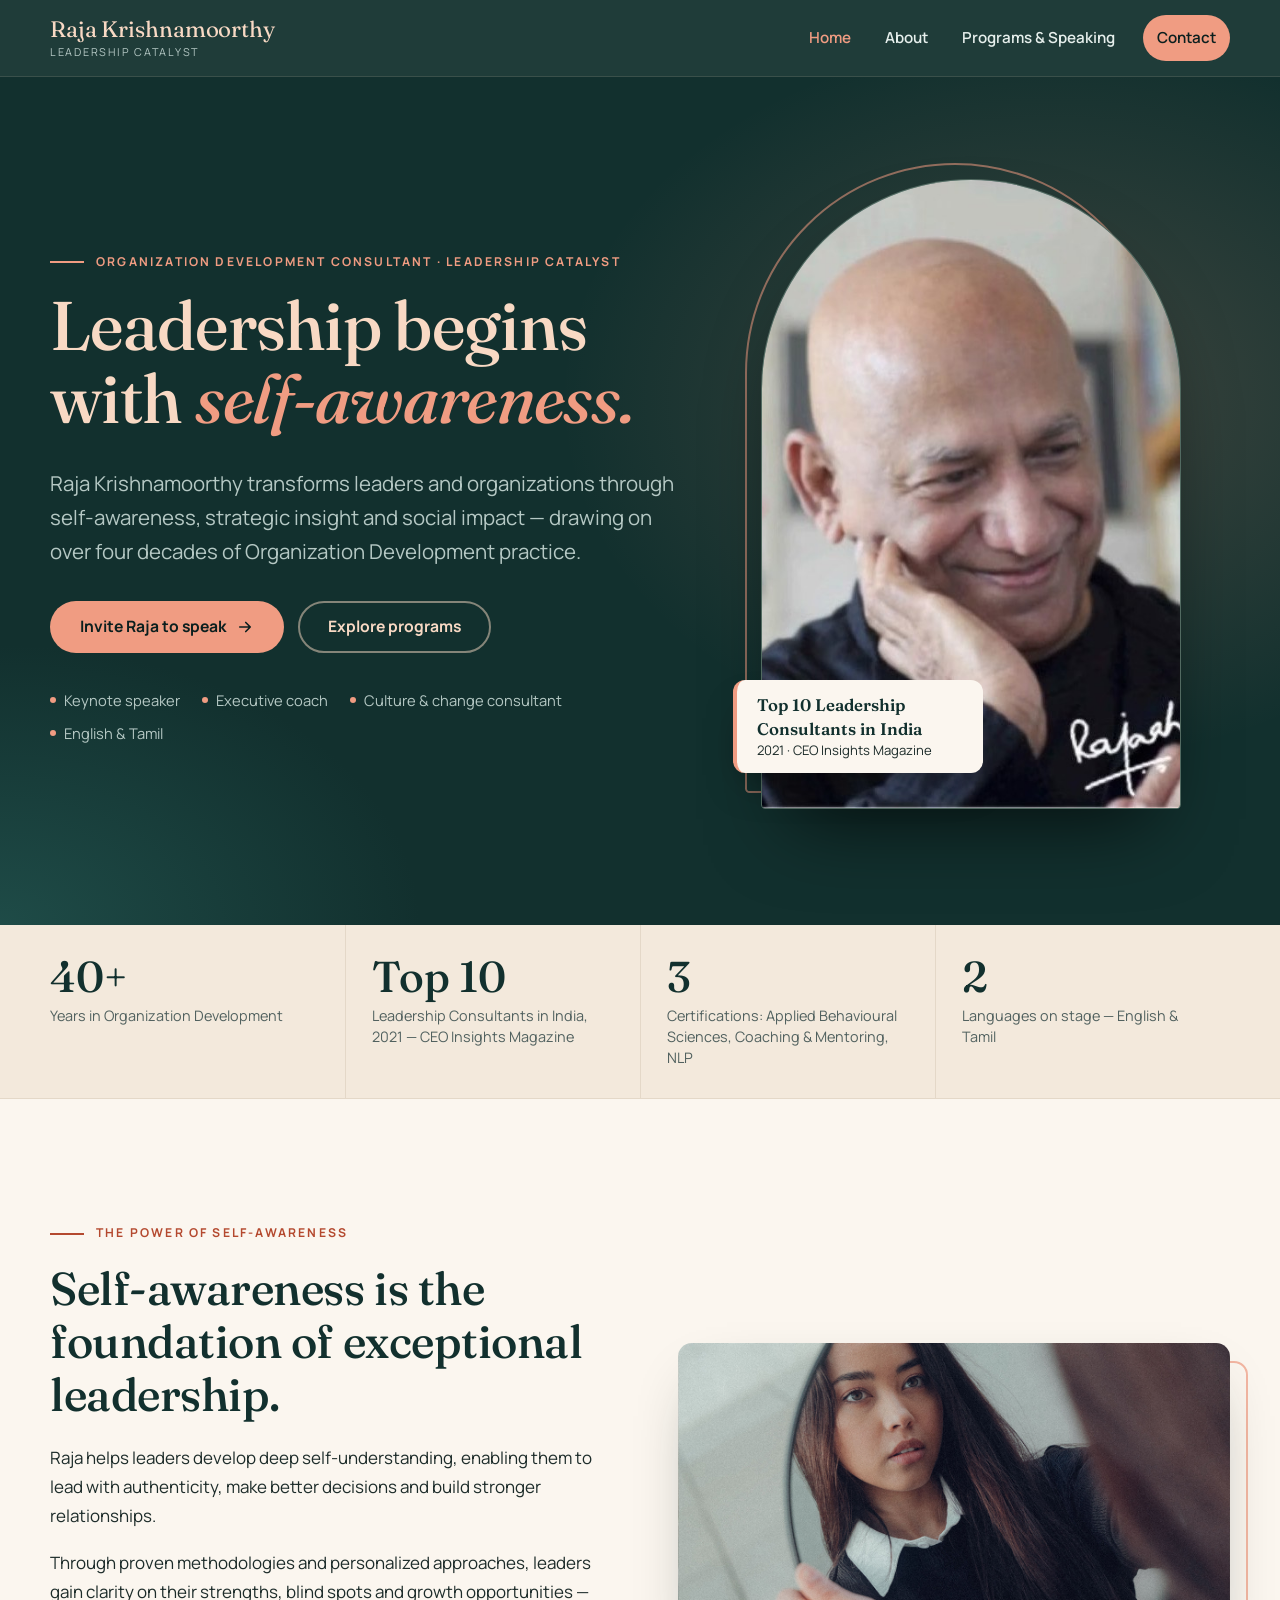
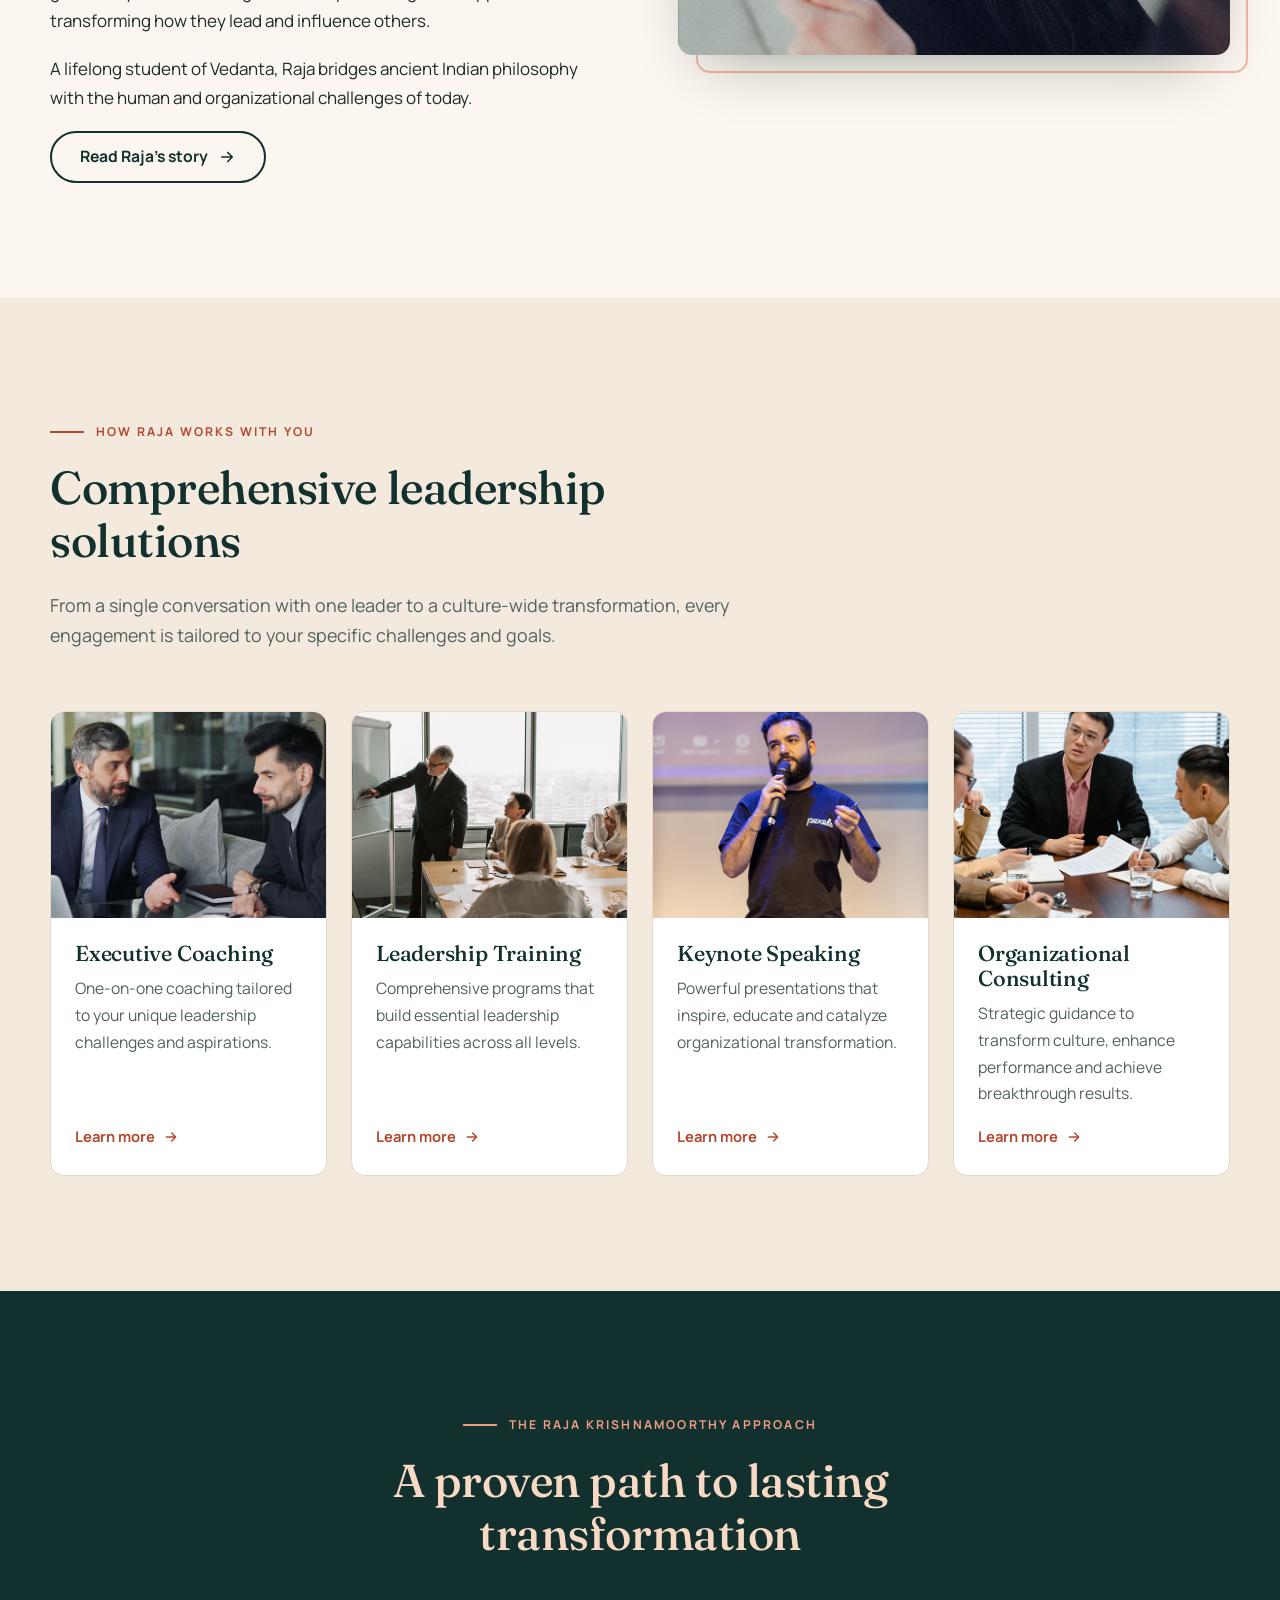
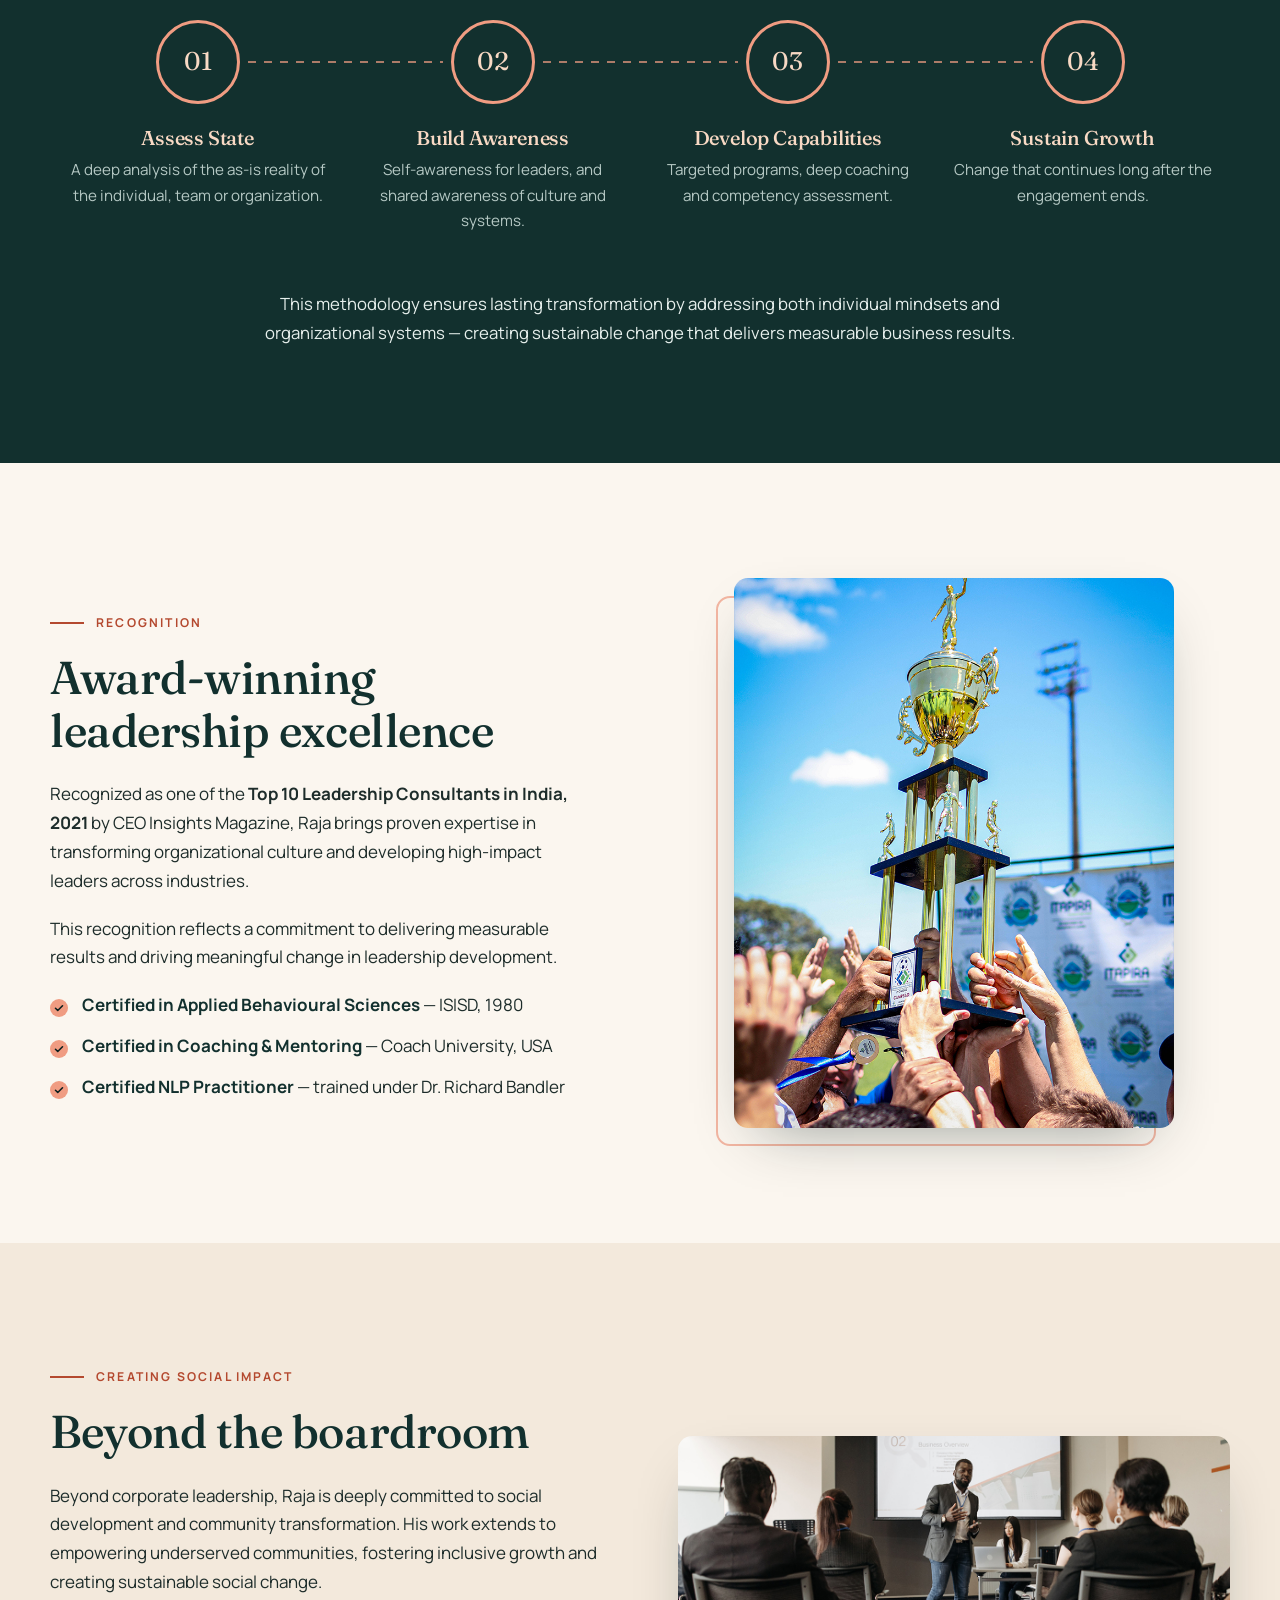
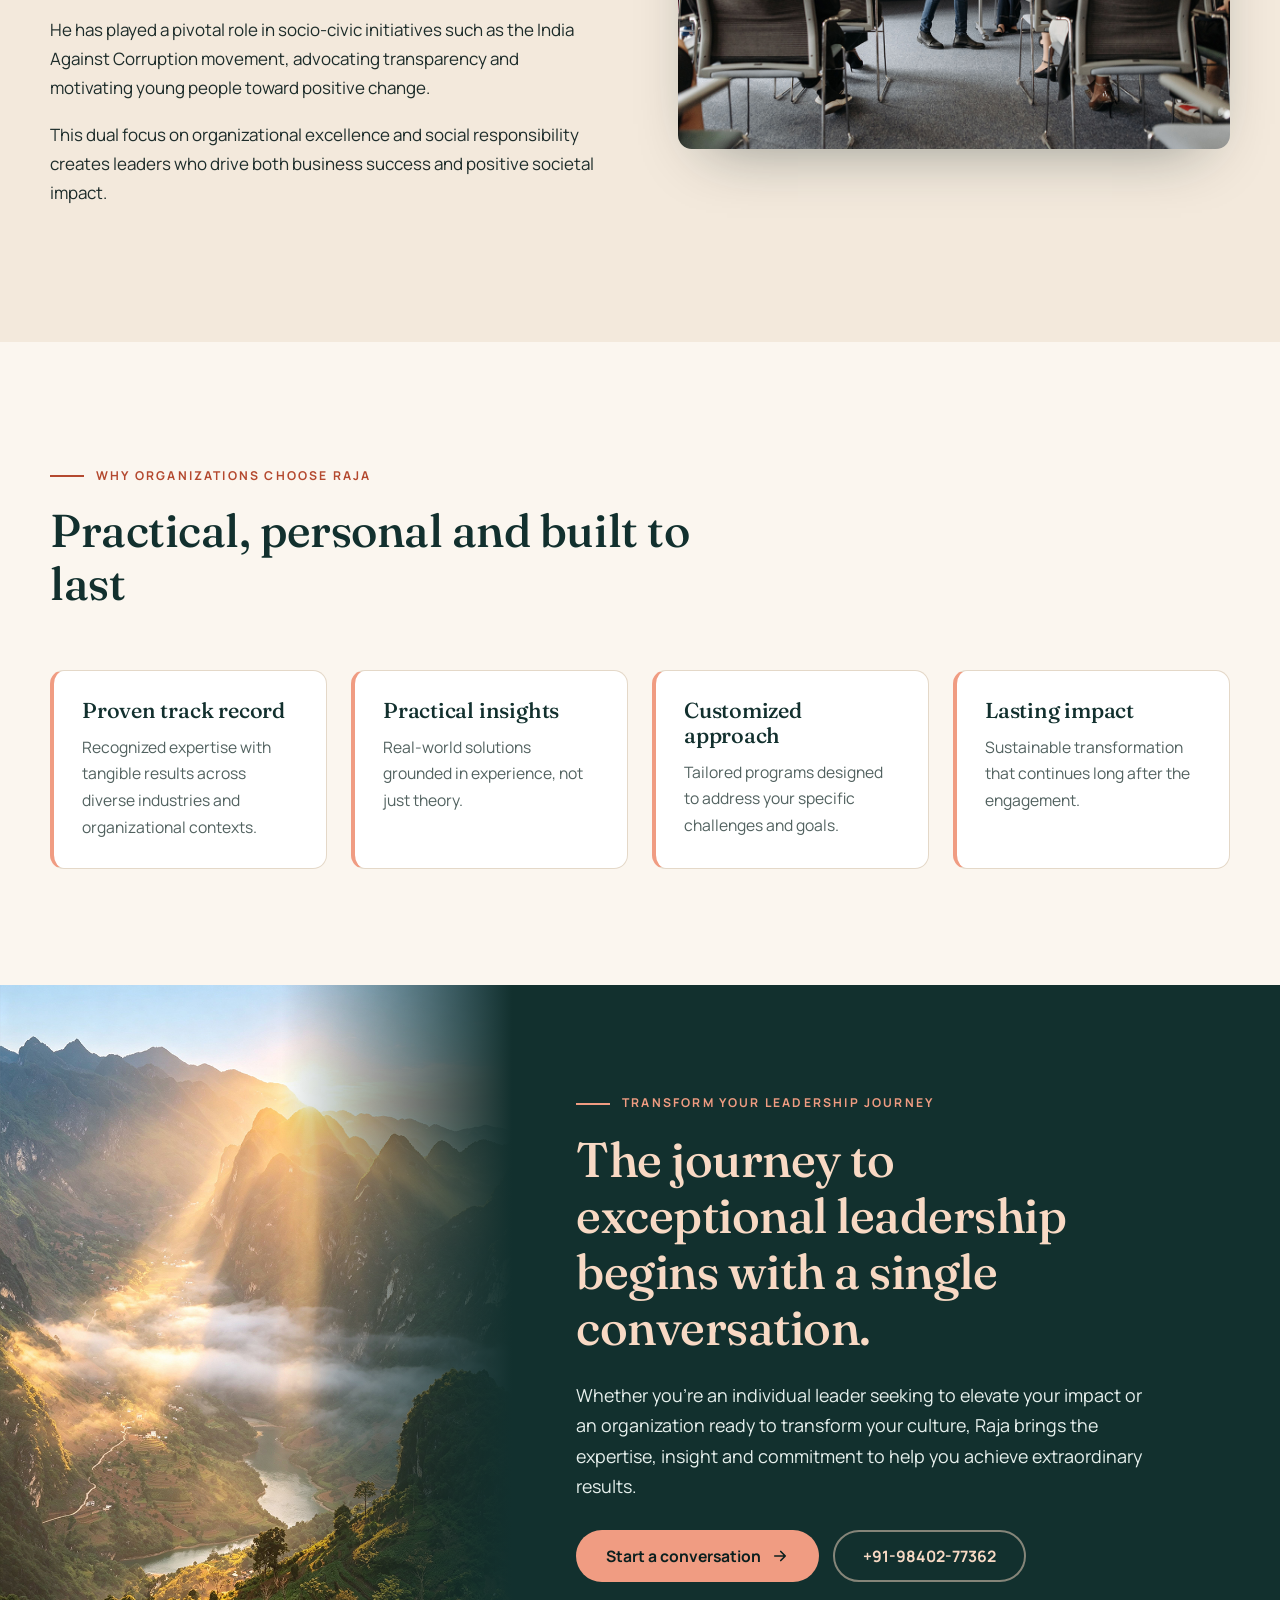
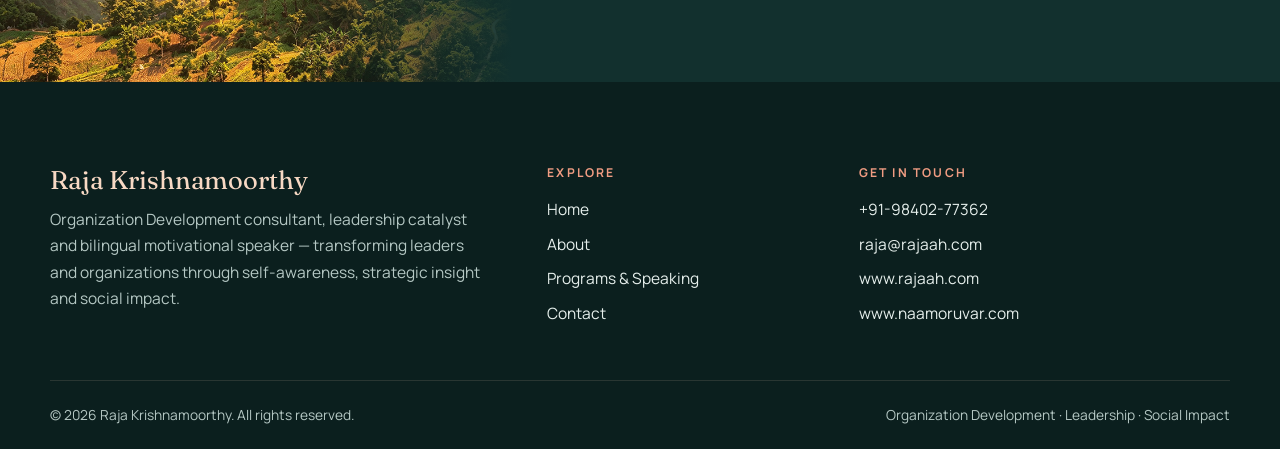
<file: index.html>
<!doctype html>
<html lang="en">
<head>
  <meta charset="utf-8">
  <meta name="viewport" content="width=device-width, initial-scale=1">
  <title>Raja Krishnamoorthy | Leadership Consultant &amp; Motivational Speaker</title>
  <meta name="description" content="Raja Krishnamoorthy is an Organization Development consultant, leadership catalyst and bilingual motivational speaker (English &amp; Tamil), named among India's Top 10 Leadership Consultants, 2021. Keynotes, executive coaching, leadership training and organizational consulting.">
  <meta name="theme-color" content="#12302e">
  <link rel="canonical" href="https://www.rajaah.com/">
  <link rel="icon" href="assets/img/favicon.svg" type="image/svg+xml">

  <meta property="og:type" content="website">
  <meta property="og:site_name" content="Raja Krishnamoorthy">
  <meta property="og:title" content="Raja Krishnamoorthy | Leadership Consultant &amp; Motivational Speaker">
  <meta property="og:description" content="Transforming leaders and organizations through self-awareness, strategic insight and social impact.">
  <meta property="og:url" content="https://www.rajaah.com/">
  <meta property="og:image" content="https://www.rajaah.com/assets/img/og-image.jpg">
  <meta name="twitter:card" content="summary_large_image">

  <link rel="preconnect" href="https://fonts.googleapis.com">
  <link rel="preconnect" href="https://fonts.gstatic.com" crossorigin>
  <link rel="stylesheet" href="https://fonts.googleapis.com/css2?family=Fraunces:ital,opsz,wght@0,9..144,400;0,9..144,500;0,9..144,600;1,9..144,400;1,9..144,500&family=Manrope:wght@400;500;600;700&display=swap">
  <link rel="stylesheet" href="assets/css/style.css">
  <script>document.documentElement.classList.add('js');</script>

  <script type="application/ld+json">
  {
    "@context": "https://schema.org",
    "@type": "Person",
    "name": "Raja Krishnamoorthy",
    "jobTitle": "Organization Development Consultant and Leadership Catalyst",
    "url": "https://www.rajaah.com/",
    "image": "https://www.rajaah.com/assets/img/raja-portrait.jpg",
    "email": "raja@rajaah.com",
    "telephone": "+91-98402-77362",
    "knowsLanguage": ["English", "Tamil"],
    "knowsAbout": ["Leadership development", "Organization development", "Executive coaching", "Work culture transformation", "Team building", "Self-awareness"],
    "award": "Top 10 Leadership Consultants in India, 2021 (CEO Insights Magazine)",
    "sameAs": ["https://www.naamoruvar.com"]
  }
  </script>
</head>
<body>
  <a class="skip-link" href="#main">Skip to content</a>

  <header class="site-header">
    <div class="container header-inner">
      <a class="brand" href="/" aria-label="Raja Krishnamoorthy — home">
        <span class="brand-name">Raja Krishnamoorthy</span>
        <span class="brand-role">Leadership Catalyst</span>
      </a>
      <button class="nav-toggle" type="button" aria-expanded="false" aria-controls="site-nav" aria-label="Open menu">
        <svg class="icon-open" viewBox="0 0 24 24" fill="none" stroke="currentColor" stroke-width="2" stroke-linecap="round" aria-hidden="true"><path d="M4 7h16M4 12h16M4 17h16"/></svg>
        <svg class="icon-close" viewBox="0 0 24 24" fill="none" stroke="currentColor" stroke-width="2" stroke-linecap="round" aria-hidden="true"><path d="M6 6l12 12M18 6L6 18"/></svg>
      </button>
      <nav class="site-nav" id="site-nav" aria-label="Main">
        <ul class="nav-list">
          <li><a href="/" aria-current="page">Home</a></li>
          <li><a href="/about">About</a></li>
          <li><a href="/programs">Programs &amp; Speaking</a></li>
          <li><a class="nav-cta" href="/contact">Contact</a></li>
        </ul>
      </nav>
    </div>
  </header>

  <main id="main">

    <!-- Hero -->
    <section class="hero">
      <div class="container hero-grid">
        <div class="hero-copy">
          <span class="eyebrow">Organization Development Consultant · Leadership Catalyst</span>
          <h1>Leadership begins with <em>self-awareness.</em></h1>
          <p class="lead">Raja Krishnamoorthy transforms leaders and organizations through self-awareness, strategic insight and social impact — drawing on over four decades of Organization Development practice.</p>
          <div class="btn-row">
            <a class="btn btn--primary" href="/contact?topic=keynote">Invite Raja to speak
              <svg viewBox="0 0 24 24" fill="none" stroke="currentColor" stroke-width="2.2" stroke-linecap="round" stroke-linejoin="round" aria-hidden="true"><path d="M5 12h14M13 6l6 6-6 6"/></svg>
            </a>
            <a class="btn btn--ghost" href="/programs">Explore programs</a>
          </div>
          <ul class="hero-meta" aria-label="Areas of work">
            <li>Keynote speaker</li>
            <li>Executive coach</li>
            <li>Culture &amp; change consultant</li>
            <li>English &amp; Tamil</li>
          </ul>
        </div>

        <figure class="portrait" style="margin:0">
          <div class="portrait-arch">
            <img src="assets/img/raja-portrait.jpg" width="485" height="719" alt="Portrait of Raja Krishnamoorthy, smiling with his hand resting on his cheek" fetchpriority="high">
          </div>
          <div class="badge">
            <strong>Top 10 Leadership Consultants in India</strong>
            2021 · CEO Insights Magazine
          </div>
        </figure>
      </div>
    </section>

    <!-- Trust strip -->
    <section class="trust" aria-label="At a glance">
      <div class="container trust-grid">
        <div class="trust-item"><div class="trust-num">40+</div><div class="trust-label">Years in Organization Development</div></div>
        <div class="trust-item"><div class="trust-num">Top 10</div><div class="trust-label">Leadership Consultants in India, 2021 — CEO Insights Magazine</div></div>
        <div class="trust-item"><div class="trust-num">3</div><div class="trust-label">Certifications: Applied Behavioural Sciences, Coaching &amp; Mentoring, NLP</div></div>
        <div class="trust-item"><div class="trust-num">2</div><div class="trust-label">Languages on stage — English &amp; Tamil</div></div>
      </div>
    </section>

    <!-- Self-awareness -->
    <section class="section">
      <div class="container split">
        <div class="reveal">
          <span class="eyebrow">The power of self-awareness</span>
          <h2>Self-awareness is the foundation of exceptional leadership.</h2>
          <p>Raja helps leaders develop deep self-understanding, enabling them to lead with authenticity, make better decisions and build stronger relationships.</p>
          <p>Through proven methodologies and personalized approaches, leaders gain clarity on their strengths, blind spots and growth opportunities — transforming how they lead and influence others.</p>
          <p>A lifelong student of Vedanta, Raja bridges ancient Indian philosophy with the human and organizational challenges of today.</p>
          <a class="btn btn--outline" href="/about">Read Raja’s story
            <svg viewBox="0 0 24 24" fill="none" stroke="currentColor" stroke-width="2.2" stroke-linecap="round" stroke-linejoin="round" aria-hidden="true"><path d="M5 12h14M13 6l6 6-6 6"/></svg>
          </a>
        </div>
        <div class="media-frame reveal" style="--d:.1s">
          <img src="assets/img/self-awareness.jpg" width="1200" height="680" loading="lazy" alt="A person looking at their reflection in a bathroom mirror, a metaphor for self-awareness">
        </div>
      </div>
    </section>

    <!-- Solutions -->
    <section class="section section--sand" id="solutions">
      <div class="container">
        <div class="section-head reveal">
          <span class="eyebrow">How Raja works with you</span>
          <h2>Comprehensive leadership solutions</h2>
          <p>From a single conversation with one leader to a culture-wide transformation, every engagement is tailored to your specific challenges and goals.</p>
        </div>
        <div class="cards cards--4">
          <a class="card reveal" href="/programs#coaching">
            <div class="card-img"><img src="assets/img/service-coaching.jpg" width="566" height="566" loading="lazy" alt="Two executives in a one-on-one coaching conversation"></div>
            <div class="card-body">
              <h3>Executive Coaching</h3>
              <p>One-on-one coaching tailored to your unique leadership challenges and aspirations.</p>
              <span class="card-link">Learn more <svg viewBox="0 0 24 24" fill="none" stroke="currentColor" stroke-width="2.2" stroke-linecap="round" stroke-linejoin="round" aria-hidden="true"><path d="M5 12h14M13 6l6 6-6 6"/></svg></span>
            </div>
          </a>
          <a class="card reveal" style="--d:.08s" href="/programs#training">
            <div class="card-img"><img src="assets/img/service-training.jpg" width="566" height="566" loading="lazy" alt="Participants at a leadership skills workshop"></div>
            <div class="card-body">
              <h3>Leadership Training</h3>
              <p>Comprehensive programs that build essential leadership capabilities across all levels.</p>
              <span class="card-link">Learn more <svg viewBox="0 0 24 24" fill="none" stroke="currentColor" stroke-width="2.2" stroke-linecap="round" stroke-linejoin="round" aria-hidden="true"><path d="M5 12h14M13 6l6 6-6 6"/></svg></span>
            </div>
          </a>
          <a class="card reveal" style="--d:.16s" href="/programs#keynote">
            <div class="card-img"><img src="assets/img/service-keynote.jpg" width="566" height="566" loading="lazy" alt="A keynote speaker addressing a large conference audience"></div>
            <div class="card-body">
              <h3>Keynote Speaking</h3>
              <p>Powerful presentations that inspire, educate and catalyze organizational transformation.</p>
              <span class="card-link">Learn more <svg viewBox="0 0 24 24" fill="none" stroke="currentColor" stroke-width="2.2" stroke-linecap="round" stroke-linejoin="round" aria-hidden="true"><path d="M5 12h14M13 6l6 6-6 6"/></svg></span>
            </div>
          </a>
          <a class="card reveal" style="--d:.24s" href="/programs#consulting">
            <div class="card-img"><img src="assets/img/service-consulting.jpg" width="566" height="566" loading="lazy" alt="A leadership team reviewing data around a boardroom table"></div>
            <div class="card-body">
              <h3>Organizational Consulting</h3>
              <p>Strategic guidance to transform culture, enhance performance and achieve breakthrough results.</p>
              <span class="card-link">Learn more <svg viewBox="0 0 24 24" fill="none" stroke="currentColor" stroke-width="2.2" stroke-linecap="round" stroke-linejoin="round" aria-hidden="true"><path d="M5 12h14M13 6l6 6-6 6"/></svg></span>
            </div>
          </a>
        </div>
      </div>
    </section>

    <!-- Approach -->
    <section class="section section--dark" id="approach">
      <div class="container">
        <div class="section-head center reveal">
          <span class="eyebrow">The Raja Krishnamoorthy approach</span>
          <h2>A proven path to lasting transformation</h2>
        </div>
        <ol class="steps" style="list-style:none;margin:0;padding:0">
          <li class="step reveal">
            <h3>Assess State</h3>
            <p>A deep analysis of the as-is reality of the individual, team or organization.</p>
          </li>
          <li class="step reveal" style="--d:.1s">
            <h3>Build Awareness</h3>
            <p>Self-awareness for leaders, and shared awareness of culture and systems.</p>
          </li>
          <li class="step reveal" style="--d:.2s">
            <h3>Develop Capabilities</h3>
            <p>Targeted programs, deep coaching and competency assessment.</p>
          </li>
          <li class="step reveal" style="--d:.3s">
            <h3>Sustain Growth</h3>
            <p>Change that continues long after the engagement ends.</p>
          </li>
        </ol>
        <p class="steps-note reveal">This methodology ensures lasting transformation by addressing both individual mindsets and organizational systems — creating sustainable change that delivers measurable business results.</p>
      </div>
    </section>

    <!-- Recognition -->
    <section class="section" id="recognition">
      <div class="container split split--reverse">
        <div class="media-frame reveal" style="max-width:440px;margin-inline:auto;width:100%">
          <img src="assets/img/trophy.jpg" width="800" height="1201" loading="lazy" style="aspect-ratio:4/5" alt="A crystal and steel award trophy on a black marble pedestal, lit by a spotlight">
        </div>
        <div class="reveal" style="--d:.1s">
          <span class="eyebrow">Recognition</span>
          <h2>Award-winning leadership excellence</h2>
          <p>Recognized as one of the <strong>Top 10 Leadership Consultants in India, 2021</strong> by CEO Insights Magazine, Raja brings proven expertise in transforming organizational culture and developing high-impact leaders across industries.</p>
          <p>This recognition reflects a commitment to delivering measurable results and driving meaningful change in leadership development.</p>
          <ul class="check-list">
            <li><strong>Certified in Applied Behavioural Sciences</strong> — ISISD, 1980</li>
            <li><strong>Certified in Coaching &amp; Mentoring</strong> — Coach University, USA</li>
            <li><strong>Certified NLP Practitioner</strong> — trained under Dr. Richard Bandler</li>
          </ul>
        </div>
      </div>
    </section>

    <!-- Social impact -->
    <section class="section section--sand" id="impact">
      <div class="container split">
        <div class="reveal">
          <span class="eyebrow">Creating social impact</span>
          <h2>Beyond the boardroom</h2>
          <p>Beyond corporate leadership, Raja is deeply committed to social development and community transformation. His work extends to empowering underserved communities, fostering inclusive growth and creating sustainable social change.</p>
          <p>He has played a pivotal role in socio-civic initiatives such as the India Against Corruption movement, advocating transparency and motivating young people toward positive change.</p>
          <p>This dual focus on organizational excellence and social responsibility creates leaders who drive both business success and positive societal impact.</p>
        </div>
        <div class="media-frame reveal" style="--d:.1s">
          <img src="assets/img/community.jpg" width="1200" height="680" loading="lazy" alt="A diverse group collaborating around a table with sticky notes and a whiteboard">
        </div>
      </div>
    </section>

    <!-- Why Raja -->
    <section class="section" id="why">
      <div class="container">
        <div class="section-head reveal">
          <span class="eyebrow">Why organizations choose Raja</span>
          <h2>Practical, personal and built to last</h2>
        </div>
        <div class="cards cards--4">
          <div class="card card--plain card--accent reveal">
            <h3>Proven track record</h3>
            <p>Recognized expertise with tangible results across diverse industries and organizational contexts.</p>
          </div>
          <div class="card card--plain card--accent reveal" style="--d:.08s">
            <h3>Practical insights</h3>
            <p>Real-world solutions grounded in experience, not just theory.</p>
          </div>
          <div class="card card--plain card--accent reveal" style="--d:.16s">
            <h3>Customized approach</h3>
            <p>Tailored programs designed to address your specific challenges and goals.</p>
          </div>
          <div class="card card--plain card--accent reveal" style="--d:.24s">
            <h3>Lasting impact</h3>
            <p>Sustainable transformation that continues long after the engagement.</p>
          </div>
        </div>
      </div>
    </section>

    <!-- CTA -->
    <section class="cta" id="start">
      <div class="cta-grid">
        <div class="cta-img">
          <img src="assets/img/summit.jpg" width="900" height="1351" loading="lazy" alt="Sunrise breaking over a mountain ridge with a path leading toward the summit">
        </div>
        <div class="cta-body reveal">
          <span class="eyebrow">Transform your leadership journey</span>
          <h2>The journey to exceptional leadership begins with a single conversation.</h2>
          <p>Whether you’re an individual leader seeking to elevate your impact or an organization ready to transform your culture, Raja brings the expertise, insight and commitment to help you achieve extraordinary results.</p>
          <div class="btn-row">
            <a class="btn btn--primary" href="/contact">Start a conversation
              <svg viewBox="0 0 24 24" fill="none" stroke="currentColor" stroke-width="2.2" stroke-linecap="round" stroke-linejoin="round" aria-hidden="true"><path d="M5 12h14M13 6l6 6-6 6"/></svg>
            </a>
            <a class="btn btn--ghost" href="tel:+919840277362">+91-98402-77362</a>
          </div>
        </div>
      </div>
    </section>
  </main>

  <footer class="site-footer">
    <div class="container footer-grid">
      <div class="footer-brand">
        <a class="brand" href="/"><span class="brand-name">Raja Krishnamoorthy</span></a>
        <p>Organization Development consultant, leadership catalyst and bilingual motivational speaker — transforming leaders and organizations through self-awareness, strategic insight and social impact.</p>
      </div>
      <div>
        <h3>Explore</h3>
        <ul>
          <li><a href="/">Home</a></li>
          <li><a href="/about">About</a></li>
          <li><a href="/programs">Programs &amp; Speaking</a></li>
          <li><a href="/contact">Contact</a></li>
        </ul>
      </div>
      <div>
        <h3>Get in touch</h3>
        <ul>
          <li><a href="tel:+919840277362">+91-98402-77362</a></li>
          <li><a href="mailto:raja@rajaah.com">raja@rajaah.com</a></li>
          <li><a href="https://www.rajaah.com">www.rajaah.com</a></li>
          <li><a href="https://www.naamoruvar.com" rel="noopener">www.naamoruvar.com</a></li>
        </ul>
      </div>
    </div>
    <div class="container footer-bottom">
      <span>© <span id="year">2026</span> Raja Krishnamoorthy. All rights reserved.</span>
      <span>Organization Development · Leadership · Social Impact</span>
    </div>
  </footer>

  <script src="assets/js/main.js" defer></script>
</body>
</html>
</file>
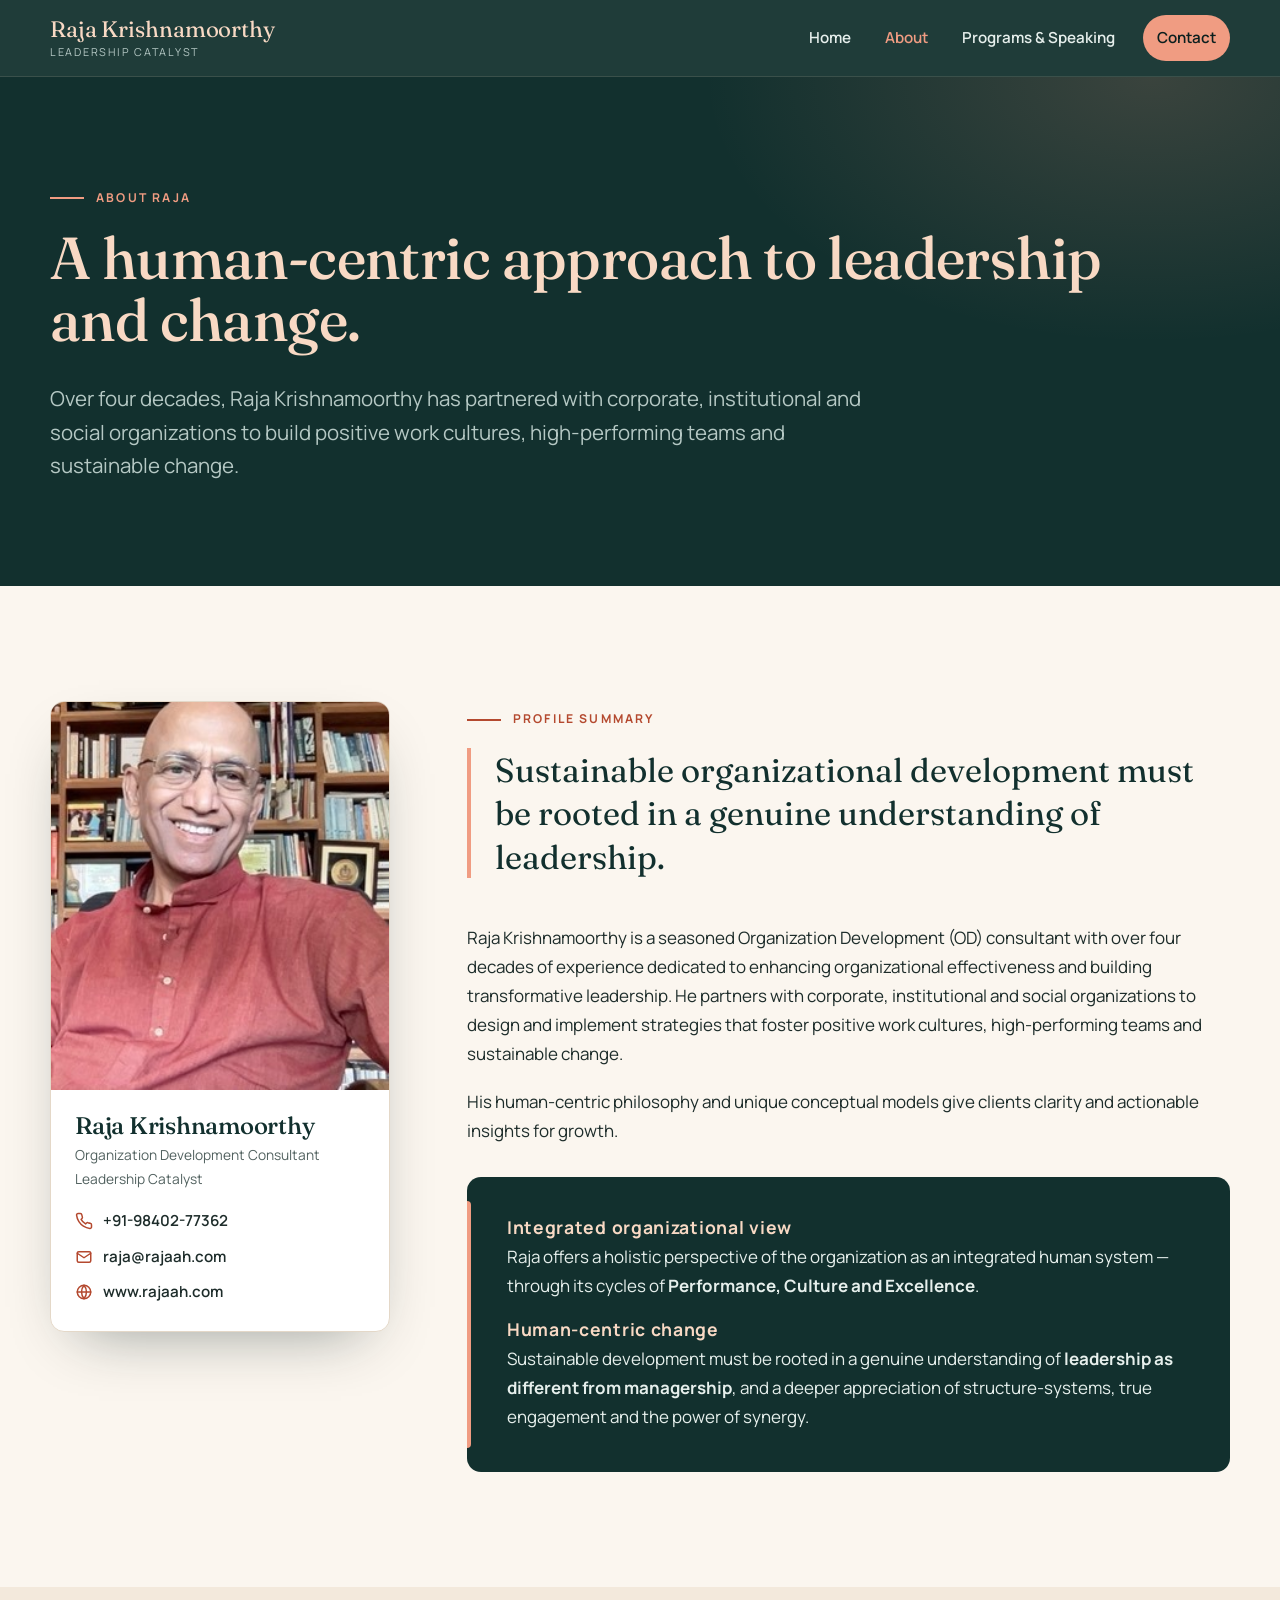
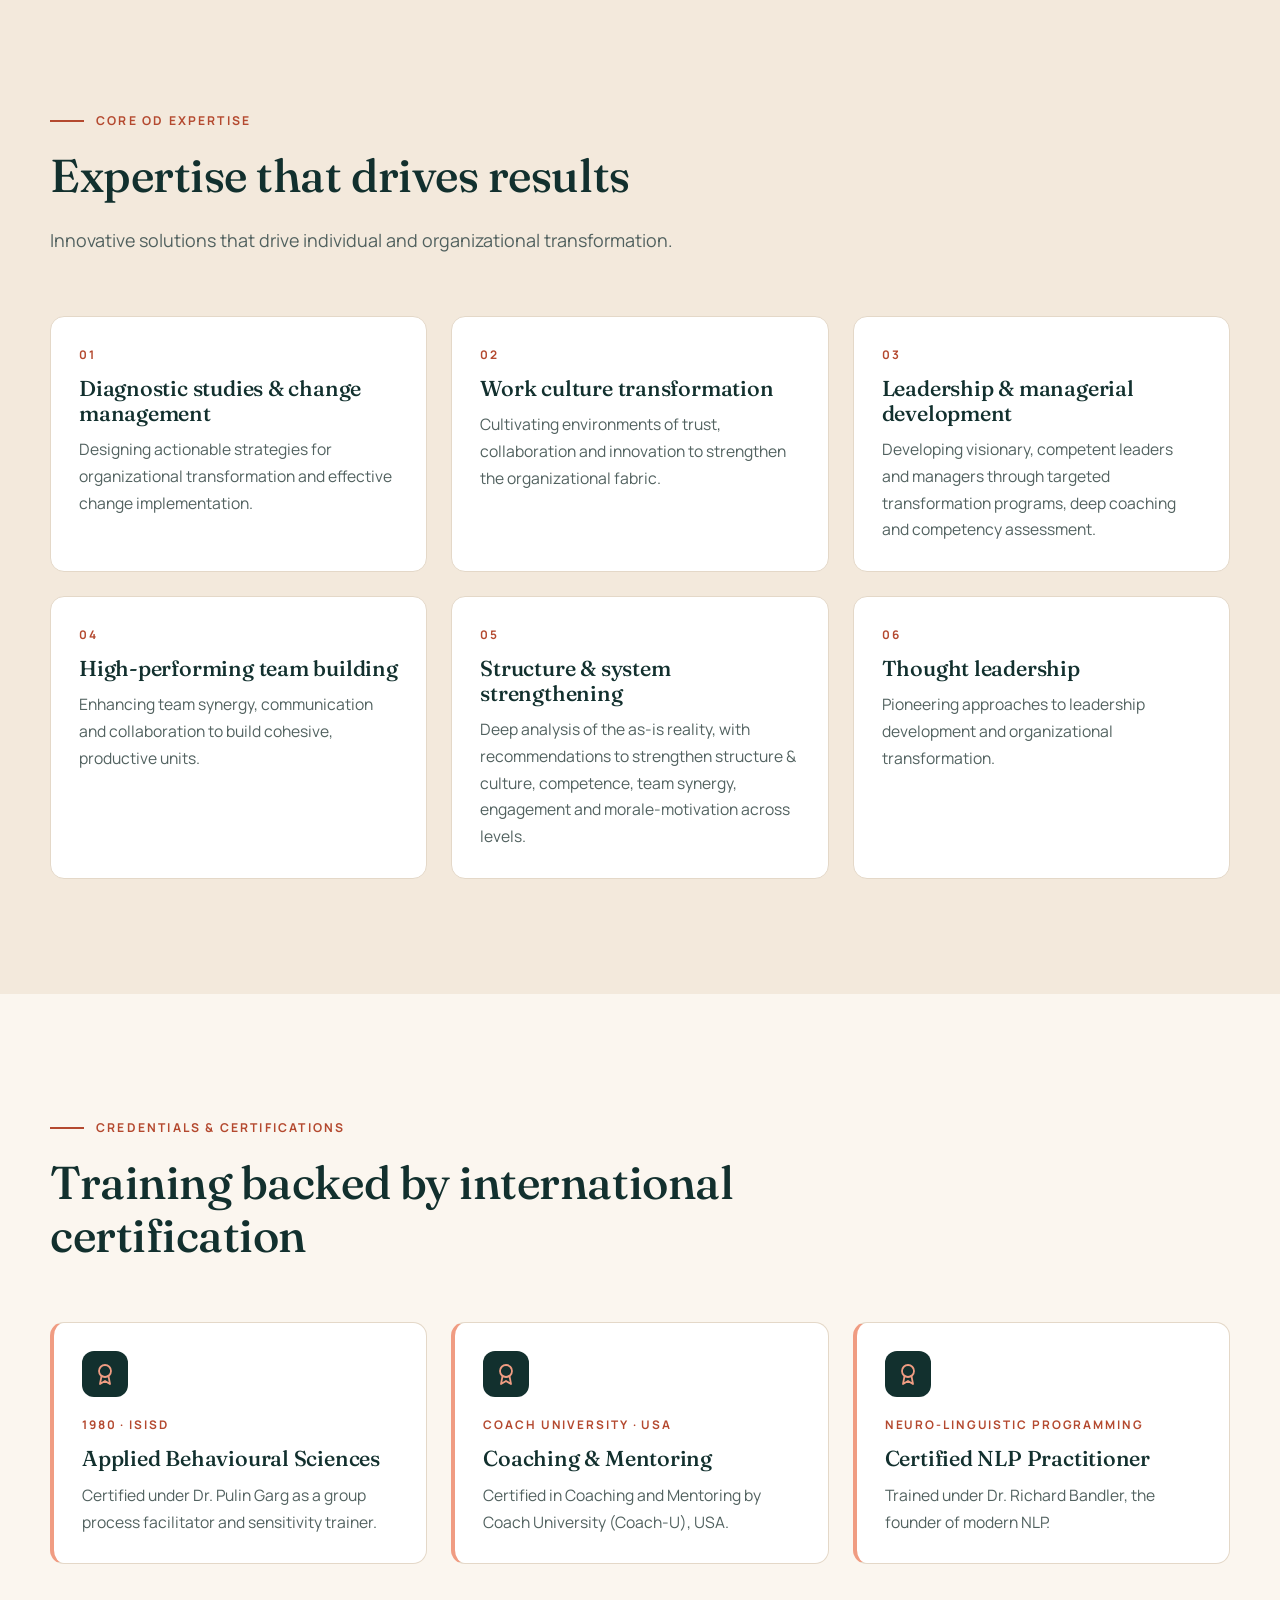
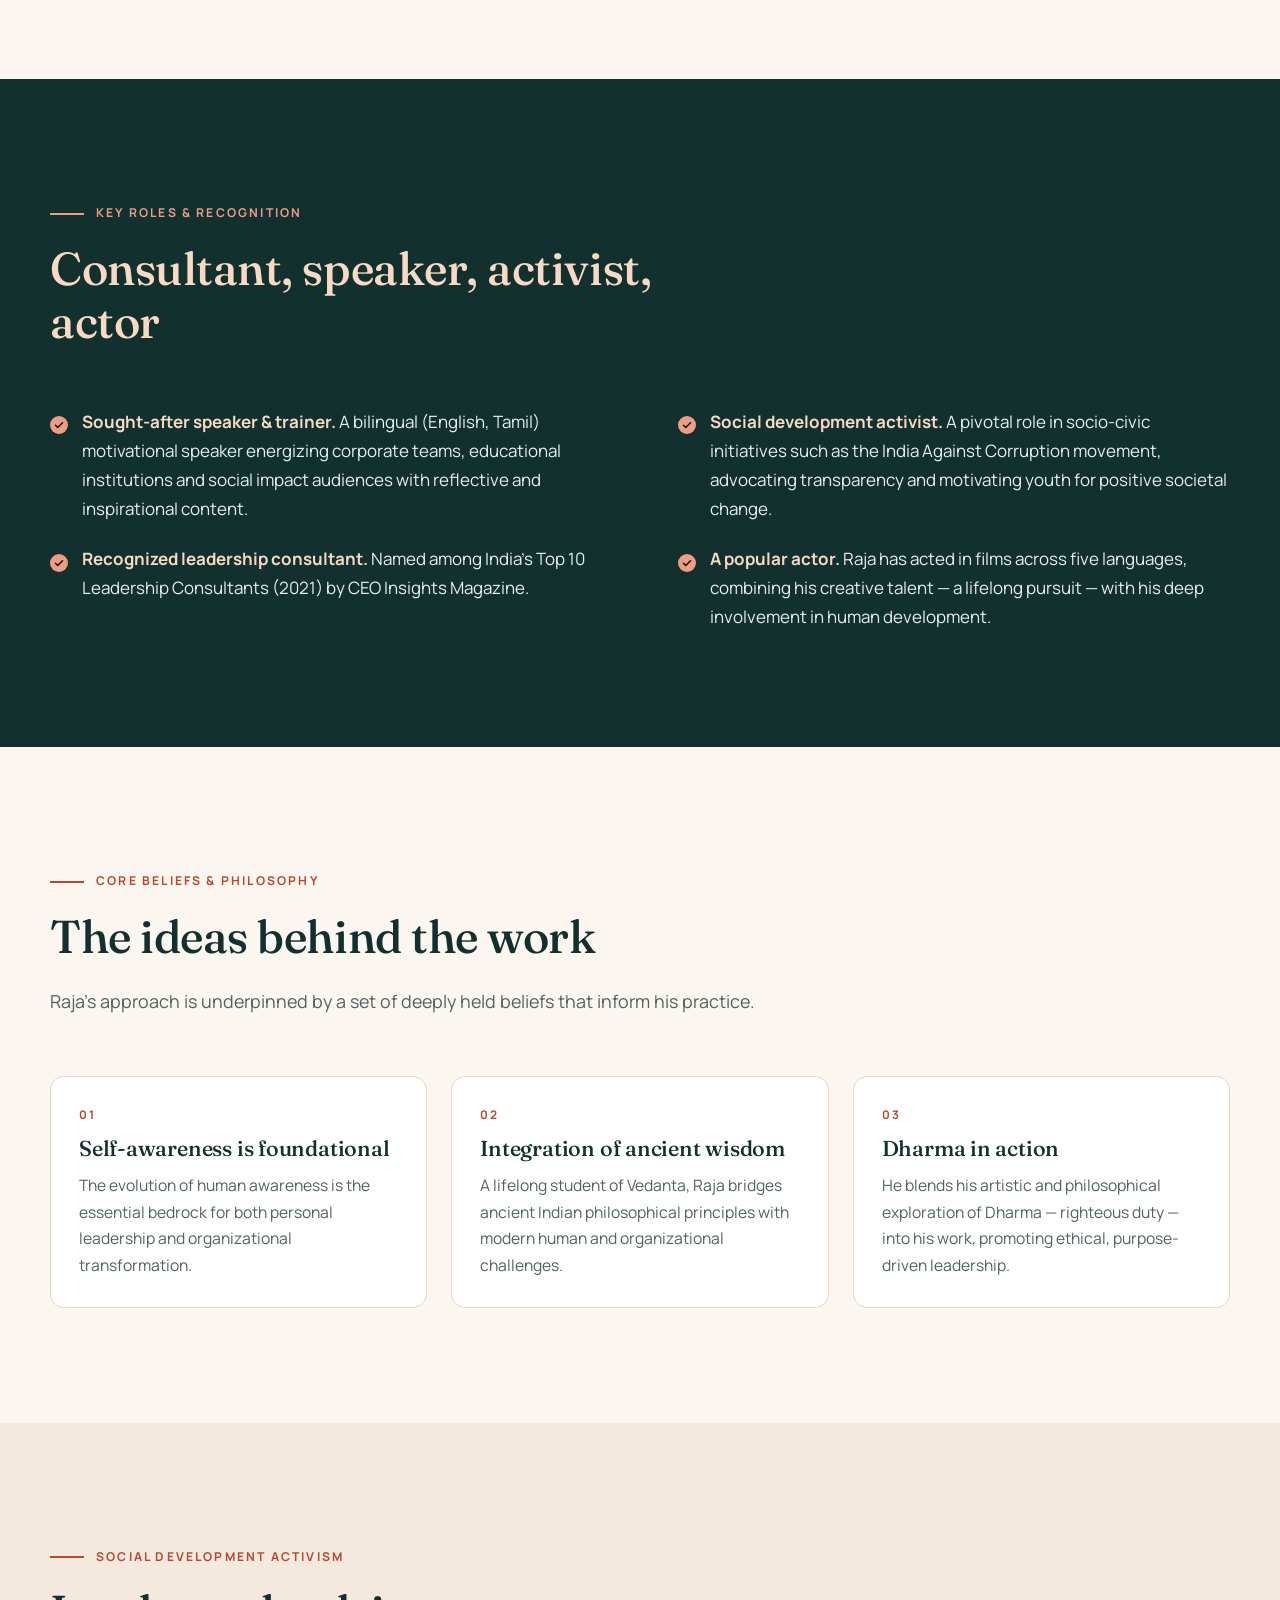
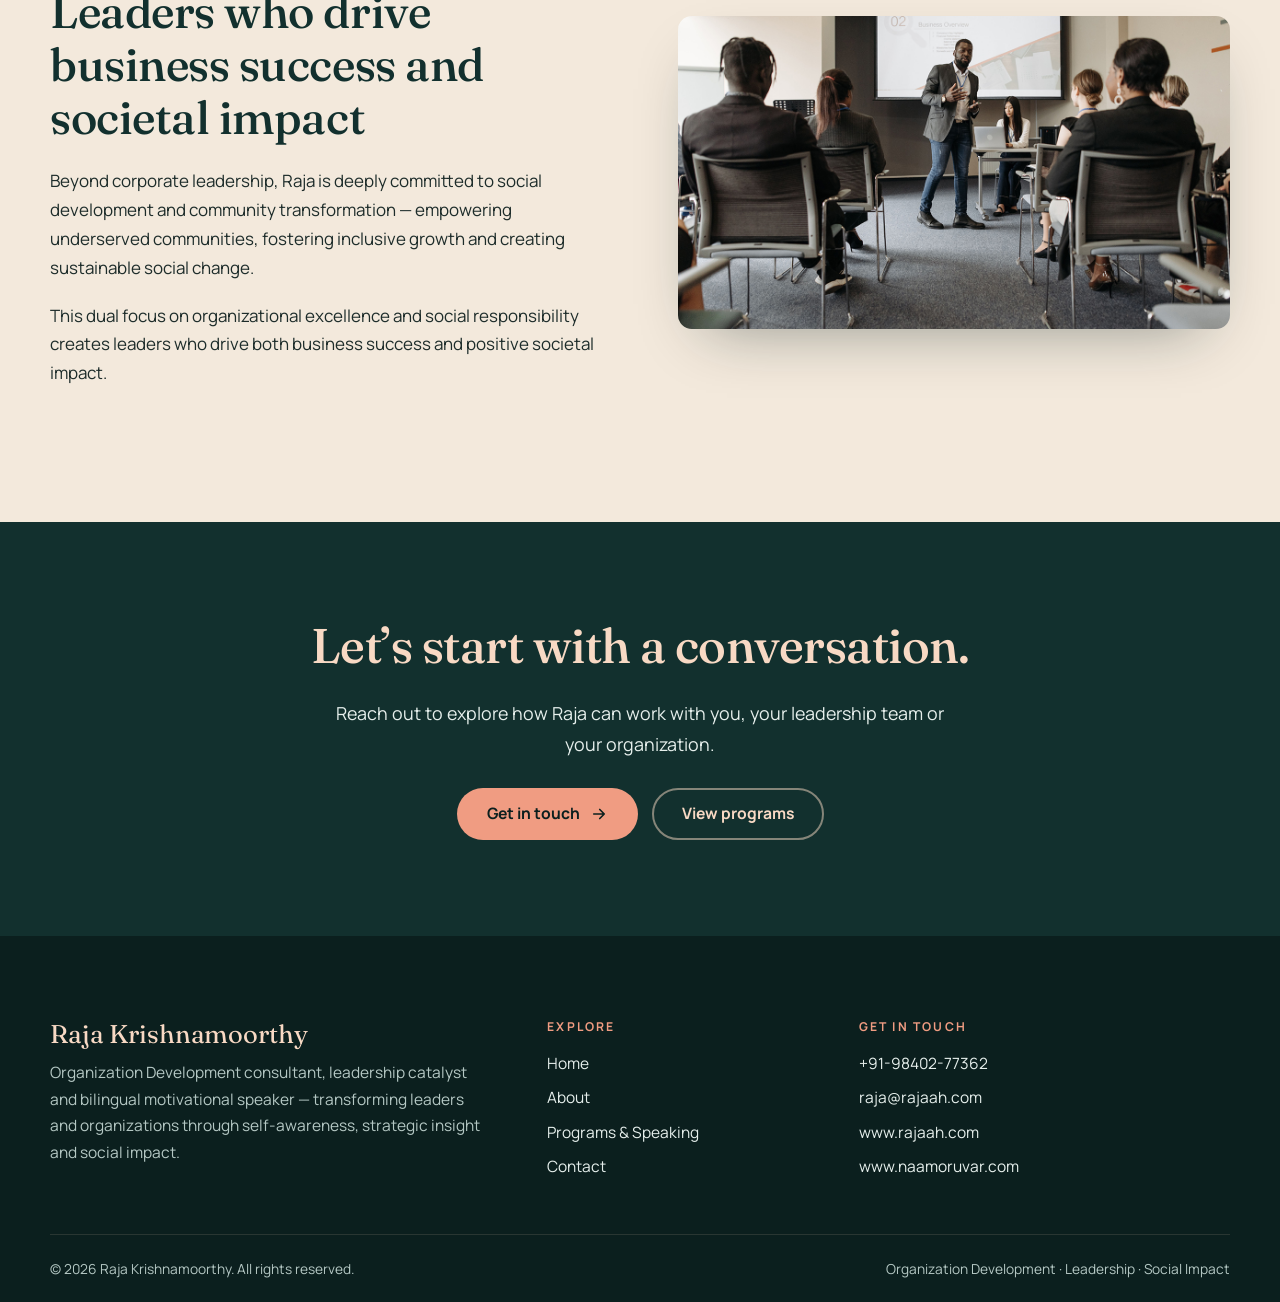
<file: about.html>
<!doctype html>
<html lang="en">
<head>
  <meta charset="utf-8">
  <meta name="viewport" content="width=device-width, initial-scale=1">
  <title>About Raja Krishnamoorthy | Organization Development Consultant</title>
  <meta name="description" content="Over four decades of Organization Development practice. Certified in Applied Behavioural Sciences, Coaching &amp; Mentoring and NLP. Top 10 Leadership Consultant in India (2021), bilingual speaker, social development activist and film actor.">
  <meta name="theme-color" content="#12302e">
  <link rel="canonical" href="https://www.rajaah.com/about">
  <link rel="icon" href="assets/img/favicon.svg" type="image/svg+xml">

  <meta property="og:type" content="profile">
  <meta property="og:site_name" content="Raja Krishnamoorthy">
  <meta property="og:title" content="About Raja Krishnamoorthy">
  <meta property="og:description" content="A human-centric approach to leadership and organizational change, grounded in four decades of practice and a lifelong study of Vedanta.">
  <meta property="og:url" content="https://www.rajaah.com/about">
  <meta property="og:image" content="https://www.rajaah.com/assets/img/og-image.jpg">
  <meta name="twitter:card" content="summary_large_image">

  <link rel="preconnect" href="https://fonts.googleapis.com">
  <link rel="preconnect" href="https://fonts.gstatic.com" crossorigin>
  <link rel="stylesheet" href="https://fonts.googleapis.com/css2?family=Fraunces:ital,opsz,wght@0,9..144,400;0,9..144,500;0,9..144,600;1,9..144,400;1,9..144,500&family=Manrope:wght@400;500;600;700&display=swap">
  <link rel="stylesheet" href="assets/css/style.css">
  <script>document.documentElement.classList.add('js');</script>
</head>
<body>
  <a class="skip-link" href="#main">Skip to content</a>

  <header class="site-header">
    <div class="container header-inner">
      <a class="brand" href="/" aria-label="Raja Krishnamoorthy — home">
        <span class="brand-name">Raja Krishnamoorthy</span>
        <span class="brand-role">Leadership Catalyst</span>
      </a>
      <button class="nav-toggle" type="button" aria-expanded="false" aria-controls="site-nav" aria-label="Open menu">
        <svg class="icon-open" viewBox="0 0 24 24" fill="none" stroke="currentColor" stroke-width="2" stroke-linecap="round" aria-hidden="true"><path d="M4 7h16M4 12h16M4 17h16"/></svg>
        <svg class="icon-close" viewBox="0 0 24 24" fill="none" stroke="currentColor" stroke-width="2" stroke-linecap="round" aria-hidden="true"><path d="M6 6l12 12M18 6L6 18"/></svg>
      </button>
      <nav class="site-nav" id="site-nav" aria-label="Main">
        <ul class="nav-list">
          <li><a href="/">Home</a></li>
          <li><a href="/about" aria-current="page">About</a></li>
          <li><a href="/programs">Programs &amp; Speaking</a></li>
          <li><a class="nav-cta" href="/contact">Contact</a></li>
        </ul>
      </nav>
    </div>
  </header>

  <main id="main">

    <section class="page-hero">
      <div class="container">
        <span class="eyebrow">About Raja</span>
        <h1>A human-centric approach to leadership and change.</h1>
        <p class="lead">Over four decades, Raja Krishnamoorthy has partnered with corporate, institutional and social organizations to build positive work cultures, high-performing teams and sustainable change.</p>
      </div>
    </section>

    <!-- Profile -->
    <section class="section">
      <div class="container about-layout">
        <aside class="profile-card reveal" aria-label="Raja Krishnamoorthy at a glance">
          <img src="assets/img/raja-profile.jpg" width="275" height="316" alt="Raja Krishnamoorthy smiling, seated in front of a bookshelf">
          <div class="profile-card-body">
            <h2>Raja Krishnamoorthy</h2>
            <p class="role">Organization Development Consultant<br>Leadership Catalyst</p>
            <div class="contact-lines">
              <a href="tel:+919840277362">
                <svg viewBox="0 0 24 24" fill="none" stroke="currentColor" stroke-width="2" stroke-linecap="round" stroke-linejoin="round" aria-hidden="true"><path d="M22 16.9v3a2 2 0 0 1-2.2 2 19.8 19.8 0 0 1-8.6-3.1 19.5 19.5 0 0 1-6-6A19.8 19.8 0 0 1 2.1 4.2 2 2 0 0 1 4.1 2h3a2 2 0 0 1 2 1.7c.1 1 .4 1.9.7 2.8a2 2 0 0 1-.5 2.1L8.1 9.9a16 16 0 0 0 6 6l1.3-1.2a2 2 0 0 1 2.1-.4c.9.3 1.8.6 2.8.7a2 2 0 0 1 1.7 2z"/></svg>
                +91-98402-77362</a>
              <a href="mailto:raja@rajaah.com">
                <svg viewBox="0 0 24 24" fill="none" stroke="currentColor" stroke-width="2" stroke-linecap="round" stroke-linejoin="round" aria-hidden="true"><rect x="3" y="5" width="18" height="14" rx="2"/><path d="M3 7l9 6 9-6"/></svg>
                raja@rajaah.com</a>
              <a href="https://www.rajaah.com">
                <svg viewBox="0 0 24 24" fill="none" stroke="currentColor" stroke-width="2" stroke-linecap="round" stroke-linejoin="round" aria-hidden="true"><circle cx="12" cy="12" r="9"/><path d="M3 12h18M12 3a14 14 0 0 1 0 18M12 3a14 14 0 0 0 0 18"/></svg>
                www.rajaah.com</a>
            </div>
          </div>
        </aside>

        <div class="reveal" style="--d:.1s">
          <span class="eyebrow">Profile summary</span>
          <p class="pull">Sustainable organizational development must be rooted in a genuine understanding of leadership.</p>
          <p>Raja Krishnamoorthy is a seasoned Organization Development (OD) consultant with over four decades of experience dedicated to enhancing organizational effectiveness and building transformative leadership. He partners with corporate, institutional and social organizations to design and implement strategies that foster positive work cultures, high-performing teams and sustainable change.</p>
          <p>His human-centric philosophy and unique conceptual models give clients clarity and actionable insights for growth.</p>

          <div class="callout" style="margin-top:2rem">
            <h3>Integrated organizational view</h3>
            <p>Raja offers a holistic perspective of the organization as an integrated human system — through its cycles of <strong>Performance, Culture and Excellence</strong>.</p>
            <h3>Human-centric change</h3>
            <p>Sustainable development must be rooted in a genuine understanding of <strong>leadership as different from managership</strong>, and a deeper appreciation of structure-systems, true engagement and the power of synergy.</p>
          </div>
        </div>
      </div>
    </section>

    <!-- Expertise -->
    <section class="section section--sand">
      <div class="container">
        <div class="section-head reveal">
          <span class="eyebrow">Core OD expertise</span>
          <h2>Expertise that drives results</h2>
          <p>Innovative solutions that drive individual and organizational transformation.</p>
        </div>
        <div class="cards cards--3">
          <div class="card card--plain reveal">
            <span class="card-kicker">01</span>
            <h3>Diagnostic studies &amp; change management</h3>
            <p>Designing actionable strategies for organizational transformation and effective change implementation.</p>
          </div>
          <div class="card card--plain reveal" style="--d:.08s">
            <span class="card-kicker">02</span>
            <h3>Work culture transformation</h3>
            <p>Cultivating environments of trust, collaboration and innovation to strengthen the organizational fabric.</p>
          </div>
          <div class="card card--plain reveal" style="--d:.16s">
            <span class="card-kicker">03</span>
            <h3>Leadership &amp; managerial development</h3>
            <p>Developing visionary, competent leaders and managers through targeted transformation programs, deep coaching and competency assessment.</p>
          </div>
          <div class="card card--plain reveal">
            <span class="card-kicker">04</span>
            <h3>High-performing team building</h3>
            <p>Enhancing team synergy, communication and collaboration to build cohesive, productive units.</p>
          </div>
          <div class="card card--plain reveal" style="--d:.08s">
            <span class="card-kicker">05</span>
            <h3>Structure &amp; system strengthening</h3>
            <p>Deep analysis of the as-is reality, with recommendations to strengthen structure &amp; culture, competence, team synergy, engagement and morale-motivation across levels.</p>
          </div>
          <div class="card card--plain reveal" style="--d:.16s">
            <span class="card-kicker">06</span>
            <h3>Thought leadership</h3>
            <p>Pioneering approaches to leadership development and organizational transformation.</p>
          </div>
        </div>
      </div>
    </section>

    <!-- Credentials -->
    <section class="section">
      <div class="container">
        <div class="section-head reveal">
          <span class="eyebrow">Credentials &amp; certifications</span>
          <h2>Training backed by international certification</h2>
        </div>
        <div class="cards cards--3">
          <div class="card card--plain card--accent reveal">
            <div class="card-icon" aria-hidden="true">
              <svg viewBox="0 0 24 24" fill="none" stroke="currentColor" stroke-width="1.8" stroke-linecap="round" stroke-linejoin="round"><circle cx="12" cy="9" r="6"/><path d="M8.5 14.2 7 22l5-3 5 3-1.5-7.8"/></svg>
            </div>
            <span class="card-kicker">1980 · ISISD</span>
            <h3>Applied Behavioural Sciences</h3>
            <p>Certified under Dr. Pulin Garg as a group process facilitator and sensitivity trainer.</p>
          </div>
          <div class="card card--plain card--accent reveal" style="--d:.08s">
            <div class="card-icon" aria-hidden="true">
              <svg viewBox="0 0 24 24" fill="none" stroke="currentColor" stroke-width="1.8" stroke-linecap="round" stroke-linejoin="round"><circle cx="12" cy="9" r="6"/><path d="M8.5 14.2 7 22l5-3 5 3-1.5-7.8"/></svg>
            </div>
            <span class="card-kicker">Coach University · USA</span>
            <h3>Coaching &amp; Mentoring</h3>
            <p>Certified in Coaching and Mentoring by Coach University (Coach-U), USA.</p>
          </div>
          <div class="card card--plain card--accent reveal" style="--d:.16s">
            <div class="card-icon" aria-hidden="true">
              <svg viewBox="0 0 24 24" fill="none" stroke="currentColor" stroke-width="1.8" stroke-linecap="round" stroke-linejoin="round"><circle cx="12" cy="9" r="6"/><path d="M8.5 14.2 7 22l5-3 5 3-1.5-7.8"/></svg>
            </div>
            <span class="card-kicker">Neuro-Linguistic Programming</span>
            <h3>Certified NLP Practitioner</h3>
            <p>Trained under Dr. Richard Bandler, the founder of modern NLP.</p>
          </div>
        </div>
      </div>
    </section>

    <!-- Roles -->
    <section class="section section--dark">
      <div class="container">
        <div class="section-head reveal">
          <span class="eyebrow">Key roles &amp; recognition</span>
          <h2>Consultant, speaker, activist, actor</h2>
        </div>
        <div class="split" style="align-items:start">
          <ul class="check-list reveal" style="gap:22px">
            <li><strong>Sought-after speaker &amp; trainer.</strong> A bilingual (English, Tamil) motivational speaker energizing corporate teams, educational institutions and social impact audiences with reflective and inspirational content.</li>
            <li><strong>Recognized leadership consultant.</strong> Named among India’s Top 10 Leadership Consultants (2021) by CEO Insights Magazine.</li>
          </ul>
          <ul class="check-list reveal" style="gap:22px;--d:.1s">
            <li><strong>Social development activist.</strong> A pivotal role in socio-civic initiatives such as the India Against Corruption movement, advocating transparency and motivating youth for positive societal change.</li>
            <li><strong>A popular actor.</strong> Raja has acted in films across five languages, combining his creative talent — a lifelong pursuit — with his deep involvement in human development.</li>
          </ul>
        </div>
      </div>
    </section>

    <!-- Philosophy -->
    <section class="section">
      <div class="container">
        <div class="section-head reveal">
          <span class="eyebrow">Core beliefs &amp; philosophy</span>
          <h2>The ideas behind the work</h2>
          <p>Raja’s approach is underpinned by a set of deeply held beliefs that inform his practice.</p>
        </div>
        <div class="cards cards--3">
          <div class="card card--plain reveal">
            <span class="card-kicker">01</span>
            <h3>Self-awareness is foundational</h3>
            <p>The evolution of human awareness is the essential bedrock for both personal leadership and organizational transformation.</p>
          </div>
          <div class="card card--plain reveal" style="--d:.1s">
            <span class="card-kicker">02</span>
            <h3>Integration of ancient wisdom</h3>
            <p>A lifelong student of Vedanta, Raja bridges ancient Indian philosophical principles with modern human and organizational challenges.</p>
          </div>
          <div class="card card--plain reveal" style="--d:.2s">
            <span class="card-kicker">03</span>
            <h3>Dharma in action</h3>
            <p>He blends his artistic and philosophical exploration of Dharma — righteous duty — into his work, promoting ethical, purpose-driven leadership.</p>
          </div>
        </div>
      </div>
    </section>

    <!-- Social impact -->
    <section class="section section--sand">
      <div class="container split split--reverse">
        <div class="media-frame reveal">
          <img src="assets/img/community.jpg" width="1200" height="680" loading="lazy" alt="A diverse group collaborating around a table with sticky notes and a whiteboard">
        </div>
        <div class="reveal" style="--d:.1s">
          <span class="eyebrow">Social development activism</span>
          <h2>Leaders who drive business success and societal impact</h2>
          <p>Beyond corporate leadership, Raja is deeply committed to social development and community transformation — empowering underserved communities, fostering inclusive growth and creating sustainable social change.</p>
          <p>This dual focus on organizational excellence and social responsibility creates leaders who drive both business success and positive societal impact.</p>
        </div>
      </div>
    </section>

    <!-- CTA -->
    <section class="cta cta--plain">
      <div class="container">
        <div class="cta-body reveal">
          <h2>Let’s start with a conversation.</h2>
          <p>Reach out to explore how Raja can work with you, your leadership team or your organization.</p>
          <div class="btn-row">
            <a class="btn btn--primary" href="/contact">Get in touch
              <svg viewBox="0 0 24 24" fill="none" stroke="currentColor" stroke-width="2.2" stroke-linecap="round" stroke-linejoin="round" aria-hidden="true"><path d="M5 12h14M13 6l6 6-6 6"/></svg>
            </a>
            <a class="btn btn--ghost" href="/programs">View programs</a>
          </div>
        </div>
      </div>
    </section>
  </main>

  <footer class="site-footer">
    <div class="container footer-grid">
      <div class="footer-brand">
        <a class="brand" href="/"><span class="brand-name">Raja Krishnamoorthy</span></a>
        <p>Organization Development consultant, leadership catalyst and bilingual motivational speaker — transforming leaders and organizations through self-awareness, strategic insight and social impact.</p>
      </div>
      <div>
        <h3>Explore</h3>
        <ul>
          <li><a href="/">Home</a></li>
          <li><a href="/about">About</a></li>
          <li><a href="/programs">Programs &amp; Speaking</a></li>
          <li><a href="/contact">Contact</a></li>
        </ul>
      </div>
      <div>
        <h3>Get in touch</h3>
        <ul>
          <li><a href="tel:+919840277362">+91-98402-77362</a></li>
          <li><a href="mailto:raja@rajaah.com">raja@rajaah.com</a></li>
          <li><a href="https://www.rajaah.com">www.rajaah.com</a></li>
          <li><a href="https://www.naamoruvar.com" rel="noopener">www.naamoruvar.com</a></li>
        </ul>
      </div>
    </div>
    <div class="container footer-bottom">
      <span>© <span id="year">2026</span> Raja Krishnamoorthy. All rights reserved.</span>
      <span>Organization Development · Leadership · Social Impact</span>
    </div>
  </footer>

  <script src="assets/js/main.js" defer></script>
</body>
</html>
</file>
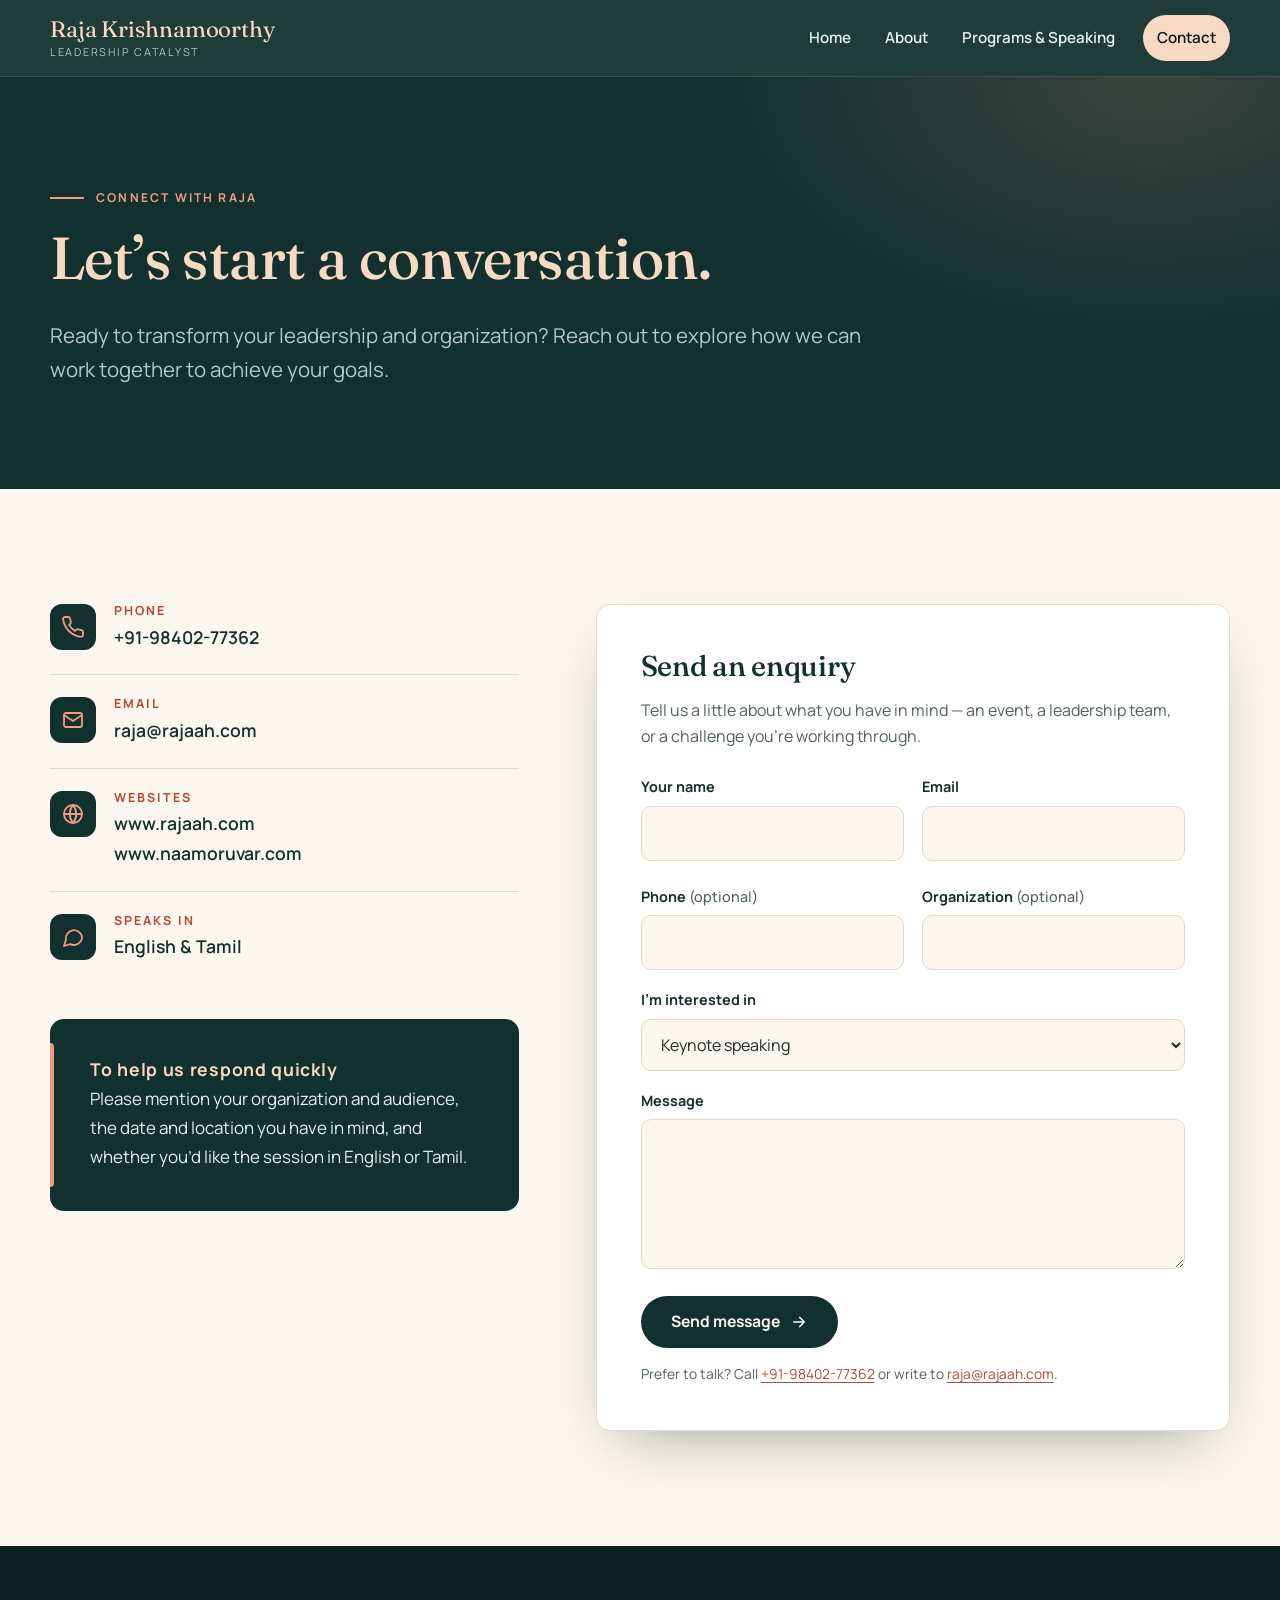
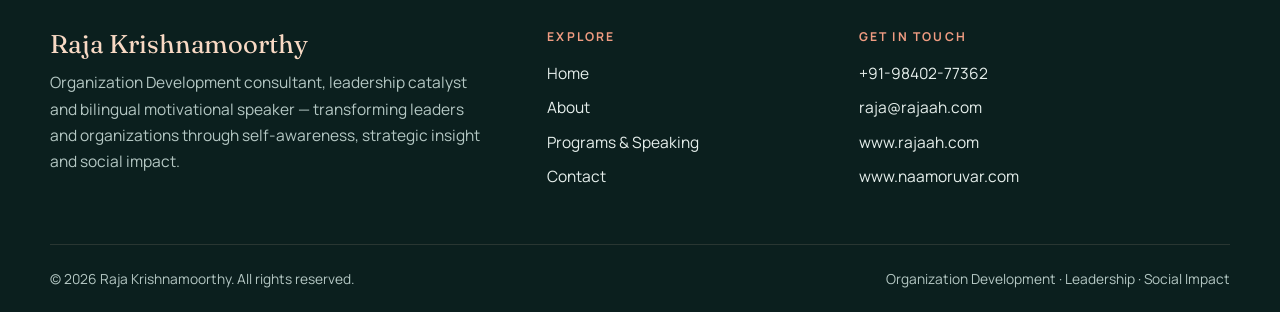
<file: contact.html>
<!doctype html>
<html lang="en">
<head>
  <meta charset="utf-8">
  <meta name="viewport" content="width=device-width, initial-scale=1">
  <title>Contact Raja Krishnamoorthy | Book a Keynote or Coaching Session</title>
  <meta name="description" content="Get in touch with Raja Krishnamoorthy to book a keynote, executive coaching, leadership training or organizational consulting. Phone +91-98402-77362, email raja@rajaah.com.">
  <meta name="theme-color" content="#12302e">
  <link rel="canonical" href="https://www.rajaah.com/contact">
  <link rel="icon" href="assets/img/favicon.svg" type="image/svg+xml">

  <meta property="og:type" content="website">
  <meta property="og:site_name" content="Raja Krishnamoorthy">
  <meta property="og:title" content="Contact Raja Krishnamoorthy">
  <meta property="og:description" content="Ready to transform your leadership and organization? Reach out to explore how we can work together.">
  <meta property="og:url" content="https://www.rajaah.com/contact">
  <meta property="og:image" content="https://www.rajaah.com/assets/img/og-image.jpg">
  <meta name="twitter:card" content="summary_large_image">

  <link rel="preconnect" href="https://fonts.googleapis.com">
  <link rel="preconnect" href="https://fonts.gstatic.com" crossorigin>
  <link rel="stylesheet" href="https://fonts.googleapis.com/css2?family=Fraunces:ital,opsz,wght@0,9..144,400;0,9..144,500;0,9..144,600;1,9..144,400;1,9..144,500&family=Manrope:wght@400;500;600;700&display=swap">
  <link rel="stylesheet" href="assets/css/style.css">
  <script>document.documentElement.classList.add('js');</script>
</head>
<body>
  <a class="skip-link" href="#main">Skip to content</a>

  <header class="site-header">
    <div class="container header-inner">
      <a class="brand" href="/" aria-label="Raja Krishnamoorthy — home">
        <span class="brand-name">Raja Krishnamoorthy</span>
        <span class="brand-role">Leadership Catalyst</span>
      </a>
      <button class="nav-toggle" type="button" aria-expanded="false" aria-controls="site-nav" aria-label="Open menu">
        <svg class="icon-open" viewBox="0 0 24 24" fill="none" stroke="currentColor" stroke-width="2" stroke-linecap="round" aria-hidden="true"><path d="M4 7h16M4 12h16M4 17h16"/></svg>
        <svg class="icon-close" viewBox="0 0 24 24" fill="none" stroke="currentColor" stroke-width="2" stroke-linecap="round" aria-hidden="true"><path d="M6 6l12 12M18 6L6 18"/></svg>
      </button>
      <nav class="site-nav" id="site-nav" aria-label="Main">
        <ul class="nav-list">
          <li><a href="/">Home</a></li>
          <li><a href="/about">About</a></li>
          <li><a href="/programs">Programs &amp; Speaking</a></li>
          <li><a class="nav-cta" href="/contact" aria-current="page">Contact</a></li>
        </ul>
      </nav>
    </div>
  </header>

  <main id="main">

    <section class="page-hero">
      <div class="container">
        <span class="eyebrow">Connect with Raja</span>
        <h1>Let’s start a conversation.</h1>
        <p class="lead">Ready to transform your leadership and organization? Reach out to explore how we can work together to achieve your goals.</p>
      </div>
    </section>

    <section class="section">
      <div class="container contact-grid">

        <div class="reveal">
          <div class="contact-item">
            <div class="card-icon" aria-hidden="true">
              <svg viewBox="0 0 24 24" fill="none" stroke="currentColor" stroke-width="1.8" stroke-linecap="round" stroke-linejoin="round"><path d="M22 16.9v3a2 2 0 0 1-2.2 2 19.8 19.8 0 0 1-8.6-3.1 19.5 19.5 0 0 1-6-6A19.8 19.8 0 0 1 2.1 4.2 2 2 0 0 1 4.1 2h3a2 2 0 0 1 2 1.7c.1 1 .4 1.9.7 2.8a2 2 0 0 1-.5 2.1L8.1 9.9a16 16 0 0 0 6 6l1.3-1.2a2 2 0 0 1 2.1-.4c.9.3 1.8.6 2.8.7a2 2 0 0 1 1.7 2z"/></svg>
            </div>
            <div><h3>Phone</h3><a href="tel:+919840277362">+91-98402-77362</a></div>
          </div>
          <div class="contact-item">
            <div class="card-icon" aria-hidden="true">
              <svg viewBox="0 0 24 24" fill="none" stroke="currentColor" stroke-width="1.8" stroke-linecap="round" stroke-linejoin="round"><rect x="3" y="5" width="18" height="14" rx="2"/><path d="M3 7l9 6 9-6"/></svg>
            </div>
            <div><h3>Email</h3><a href="mailto:raja@rajaah.com">raja@rajaah.com</a></div>
          </div>
          <div class="contact-item">
            <div class="card-icon" aria-hidden="true">
              <svg viewBox="0 0 24 24" fill="none" stroke="currentColor" stroke-width="1.8" stroke-linecap="round" stroke-linejoin="round"><circle cx="12" cy="12" r="9"/><path d="M3 12h18M12 3a14 14 0 0 1 0 18M12 3a14 14 0 0 0 0 18"/></svg>
            </div>
            <div><h3>Websites</h3><a href="https://www.rajaah.com">www.rajaah.com</a><a href="https://www.naamoruvar.com" rel="noopener">www.naamoruvar.com</a></div>
          </div>
          <div class="contact-item" style="border-bottom:0">
            <div class="card-icon" aria-hidden="true">
              <svg viewBox="0 0 24 24" fill="none" stroke="currentColor" stroke-width="1.8" stroke-linecap="round" stroke-linejoin="round"><path d="M21 12a8 8 0 0 1-11.6 7.1L3 21l1.9-6.2A8 8 0 1 1 21 12z"/></svg>
            </div>
            <div><h3>Speaks in</h3><p>English &amp; Tamil</p></div>
          </div>

          <div class="callout" style="margin-top:2.2rem">
            <h3>To help us respond quickly</h3>
            <p>Please mention your organization and audience, the date and location you have in mind, and whether you’d like the session in English or Tamil.</p>
          </div>
        </div>

        <div class="form-card reveal" style="--d:.1s">
          <h2>Send an enquiry</h2>
          <p class="lead" style="font-size:1rem;margin-bottom:1.6rem">Tell us a little about what you have in mind — an event, a leadership team, or a challenge you’re working through.</p>

          <form id="enquiry-form" action="https://formspree.io/f/xjywopve" method="post" novalidate>
            <div class="form-row">
              <div class="field">
                <label for="name">Your name</label>
                <input type="text" id="name" name="name" autocomplete="name" required maxlength="100" aria-describedby="name-error">
                <div class="field-error" id="name-error" role="alert"></div>
              </div>
              <div class="field">
                <label for="email">Email</label>
                <input type="email" id="email" name="email" autocomplete="email" required maxlength="150" aria-describedby="email-error">
                <div class="field-error" id="email-error" role="alert"></div>
              </div>
            </div>

            <div class="form-row">
              <div class="field">
                <label for="phone">Phone <span class="opt">(optional)</span></label>
                <input type="tel" id="phone" name="phone" autocomplete="tel" maxlength="30">
              </div>
              <div class="field">
                <label for="organization">Organization <span class="opt">(optional)</span></label>
                <input type="text" id="organization" name="organization" autocomplete="organization" maxlength="120">
              </div>
            </div>

            <div class="field">
              <label for="topic">I’m interested in</label>
              <input type="hidden" name="_subject" value="[rajaah.com] Website enquiry">
              <select id="topic" name="topic">
                <option value="keynote">Keynote speaking</option>
                <option value="coaching">Executive coaching</option>
                <option value="training">Leadership training</option>
                <option value="consulting">Organizational consulting</option>
                <option value="other">Something else</option>
              </select>
            </div>

            <div class="field">
              <label for="message">Message</label>
              <textarea id="message" name="message" required maxlength="5000" aria-describedby="message-error"></textarea>
              <div class="field-error" id="message-error" role="alert"></div>
            </div>

            <!-- Honeypot: real visitors never see or fill this -->
            <div class="hp" aria-hidden="true">
              <label for="website">Leave this field empty</label>
              <input type="text" id="website" name="_gotcha" tabindex="-1" autocomplete="off">
            </div>

            <button class="btn btn--dark" type="submit">Send message
              <svg viewBox="0 0 24 24" fill="none" stroke="currentColor" stroke-width="2.2" stroke-linecap="round" stroke-linejoin="round" aria-hidden="true"><path d="M5 12h14M13 6l6 6-6 6"/></svg>
            </button>
            <div id="form-status" class="form-status" role="status" aria-live="polite"></div>
            <p class="form-note">Prefer to talk? Call <a href="tel:+919840277362">+91-98402-77362</a> or write to <a href="mailto:raja@rajaah.com">raja@rajaah.com</a>.</p>
          </form>
        </div>

      </div>
    </section>
  </main>

  <footer class="site-footer">
    <div class="container footer-grid">
      <div class="footer-brand">
        <a class="brand" href="/"><span class="brand-name">Raja Krishnamoorthy</span></a>
        <p>Organization Development consultant, leadership catalyst and bilingual motivational speaker — transforming leaders and organizations through self-awareness, strategic insight and social impact.</p>
      </div>
      <div>
        <h3>Explore</h3>
        <ul>
          <li><a href="/">Home</a></li>
          <li><a href="/about">About</a></li>
          <li><a href="/programs">Programs &amp; Speaking</a></li>
          <li><a href="/contact">Contact</a></li>
        </ul>
      </div>
      <div>
        <h3>Get in touch</h3>
        <ul>
          <li><a href="tel:+919840277362">+91-98402-77362</a></li>
          <li><a href="mailto:raja@rajaah.com">raja@rajaah.com</a></li>
          <li><a href="https://www.rajaah.com">www.rajaah.com</a></li>
          <li><a href="https://www.naamoruvar.com" rel="noopener">www.naamoruvar.com</a></li>
        </ul>
      </div>
    </div>
    <div class="container footer-bottom">
      <span>© <span id="year">2026</span> Raja Krishnamoorthy. All rights reserved.</span>
      <span>Organization Development · Leadership · Social Impact</span>
    </div>
  </footer>

  <script src="assets/js/main.js" defer></script>
</body>
</html>
</file>
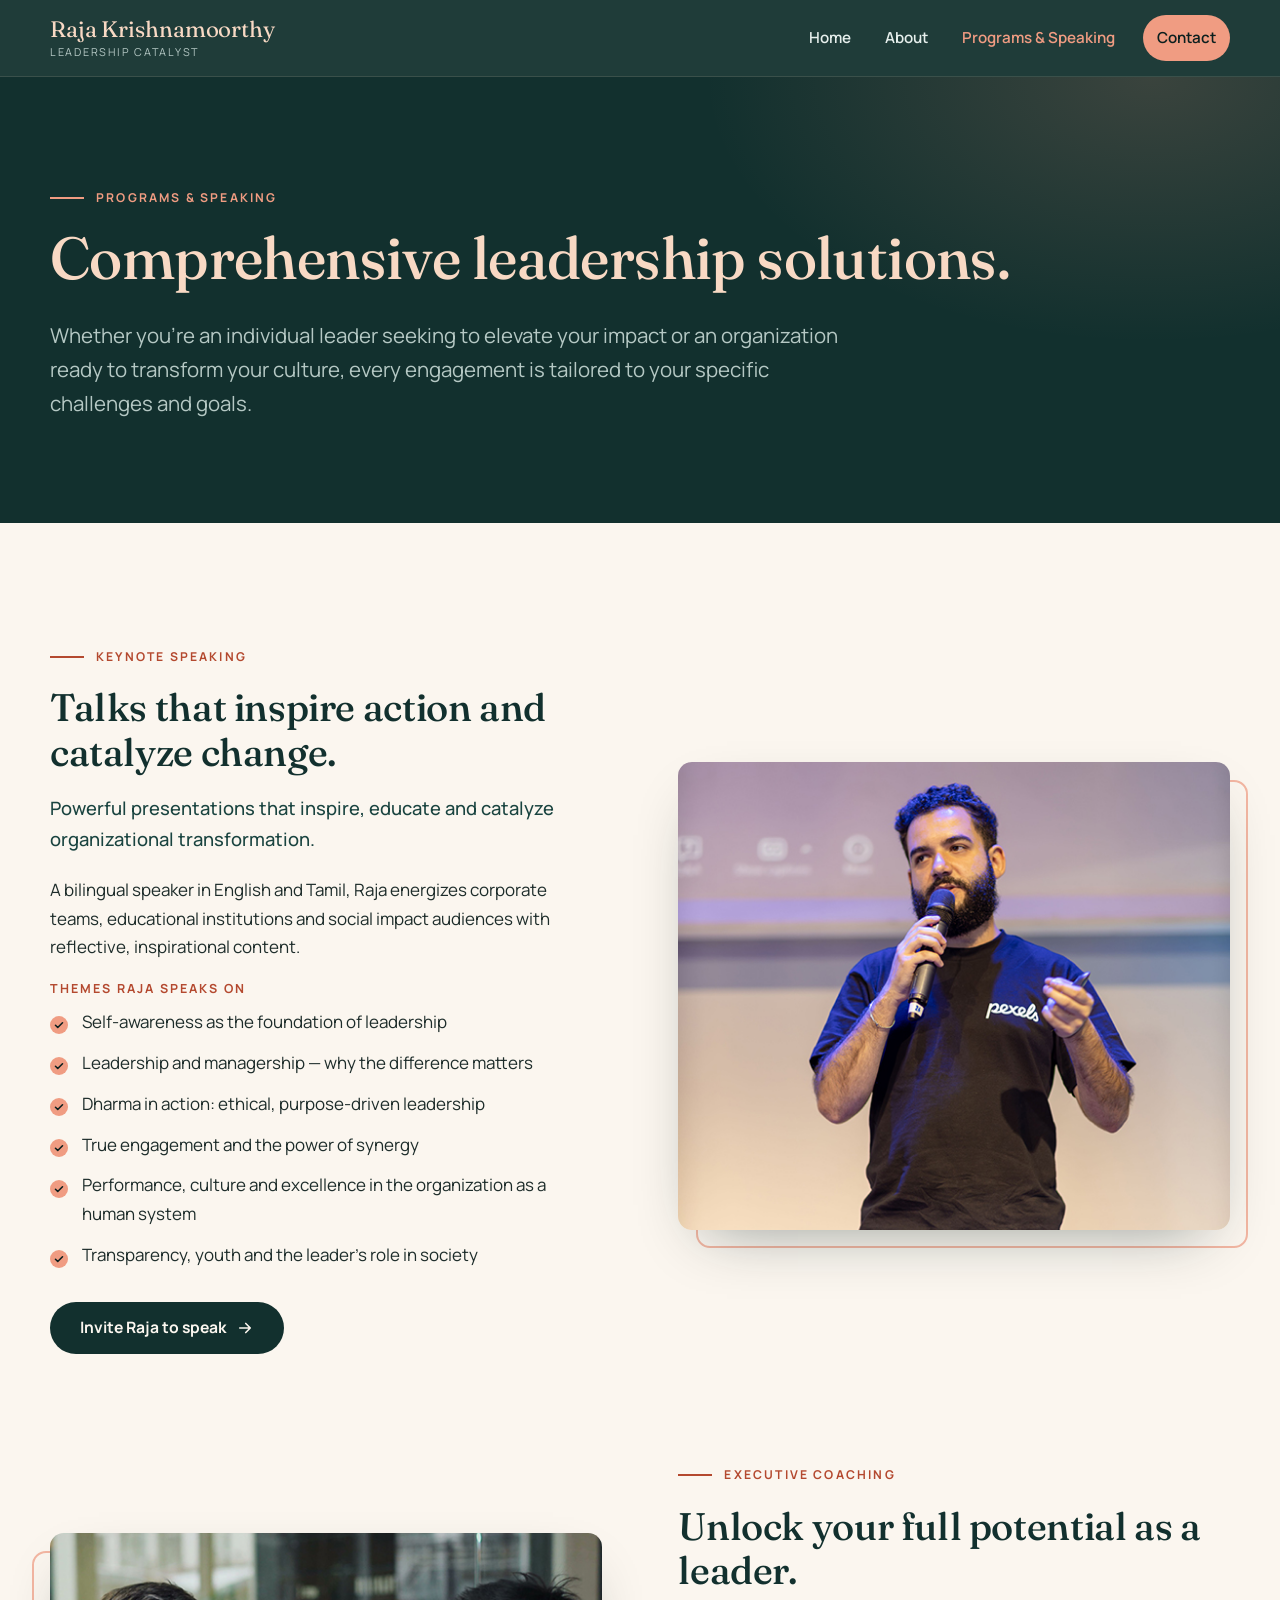
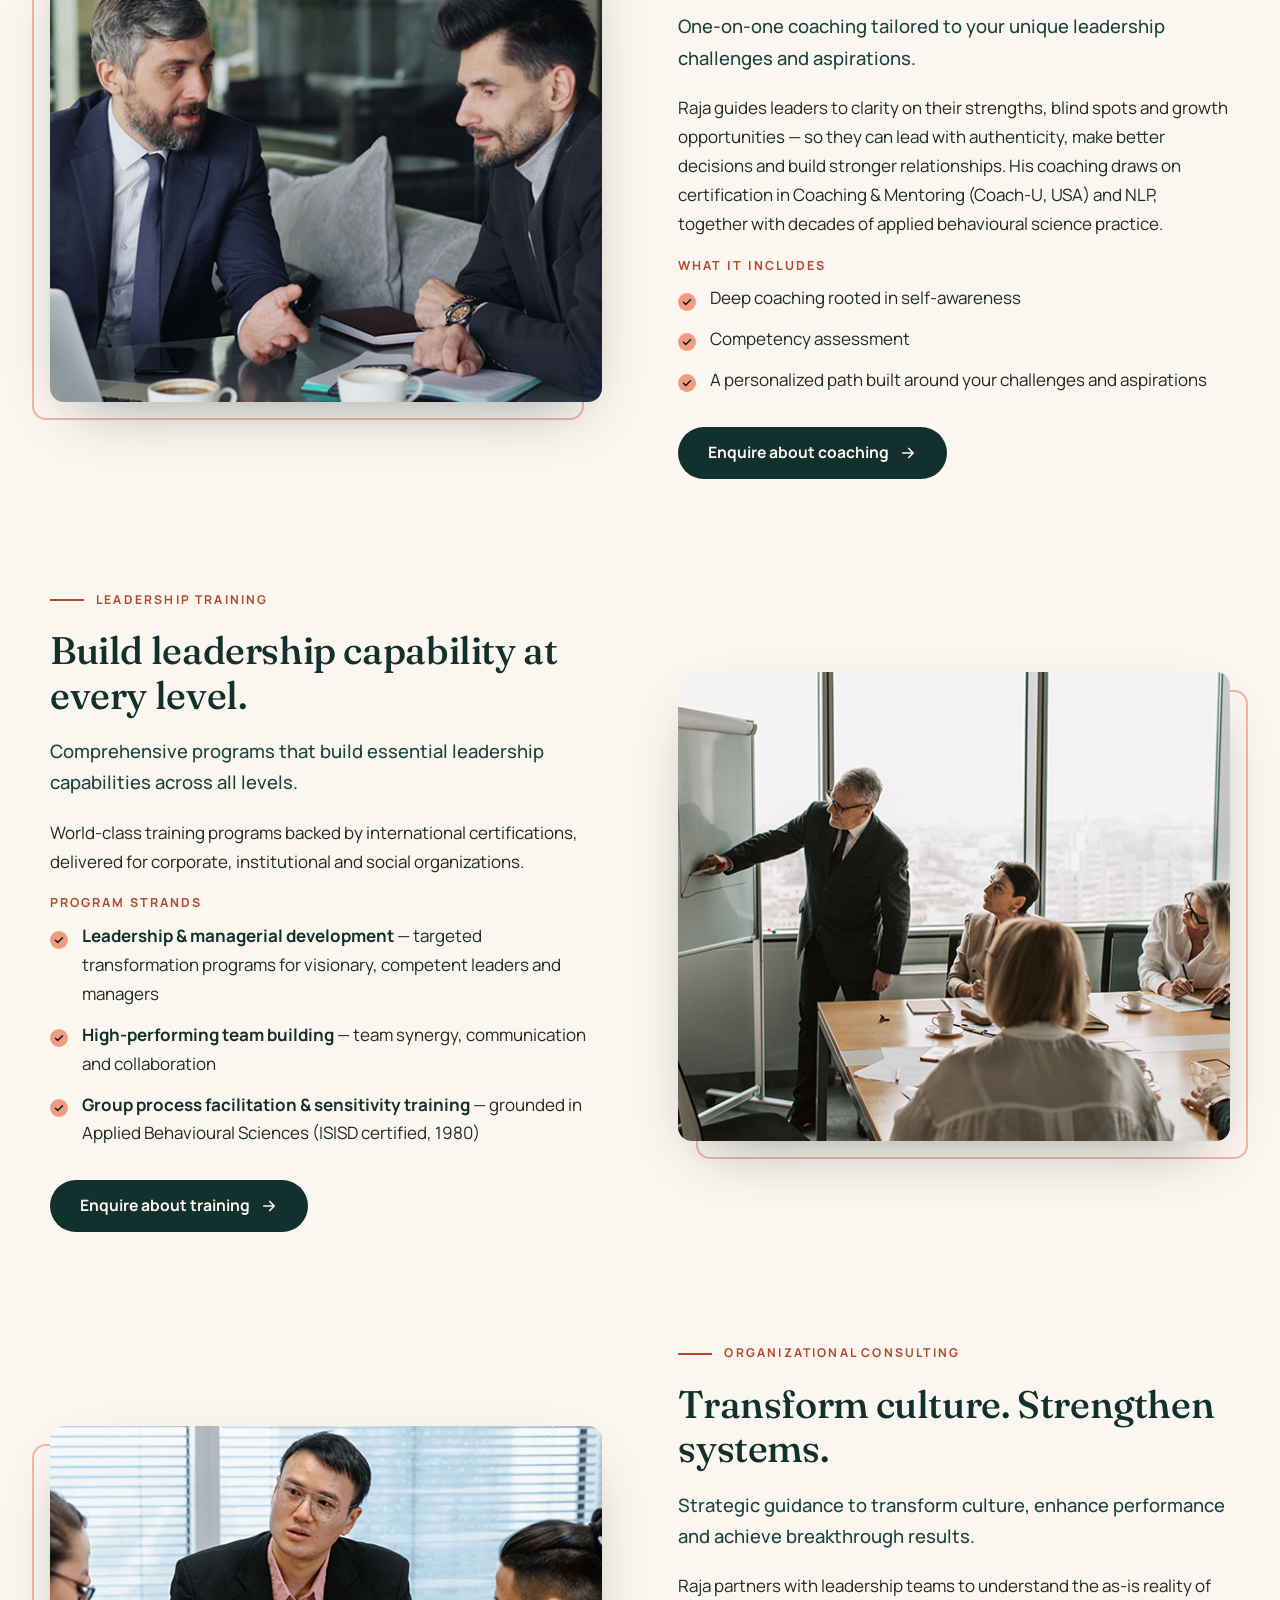
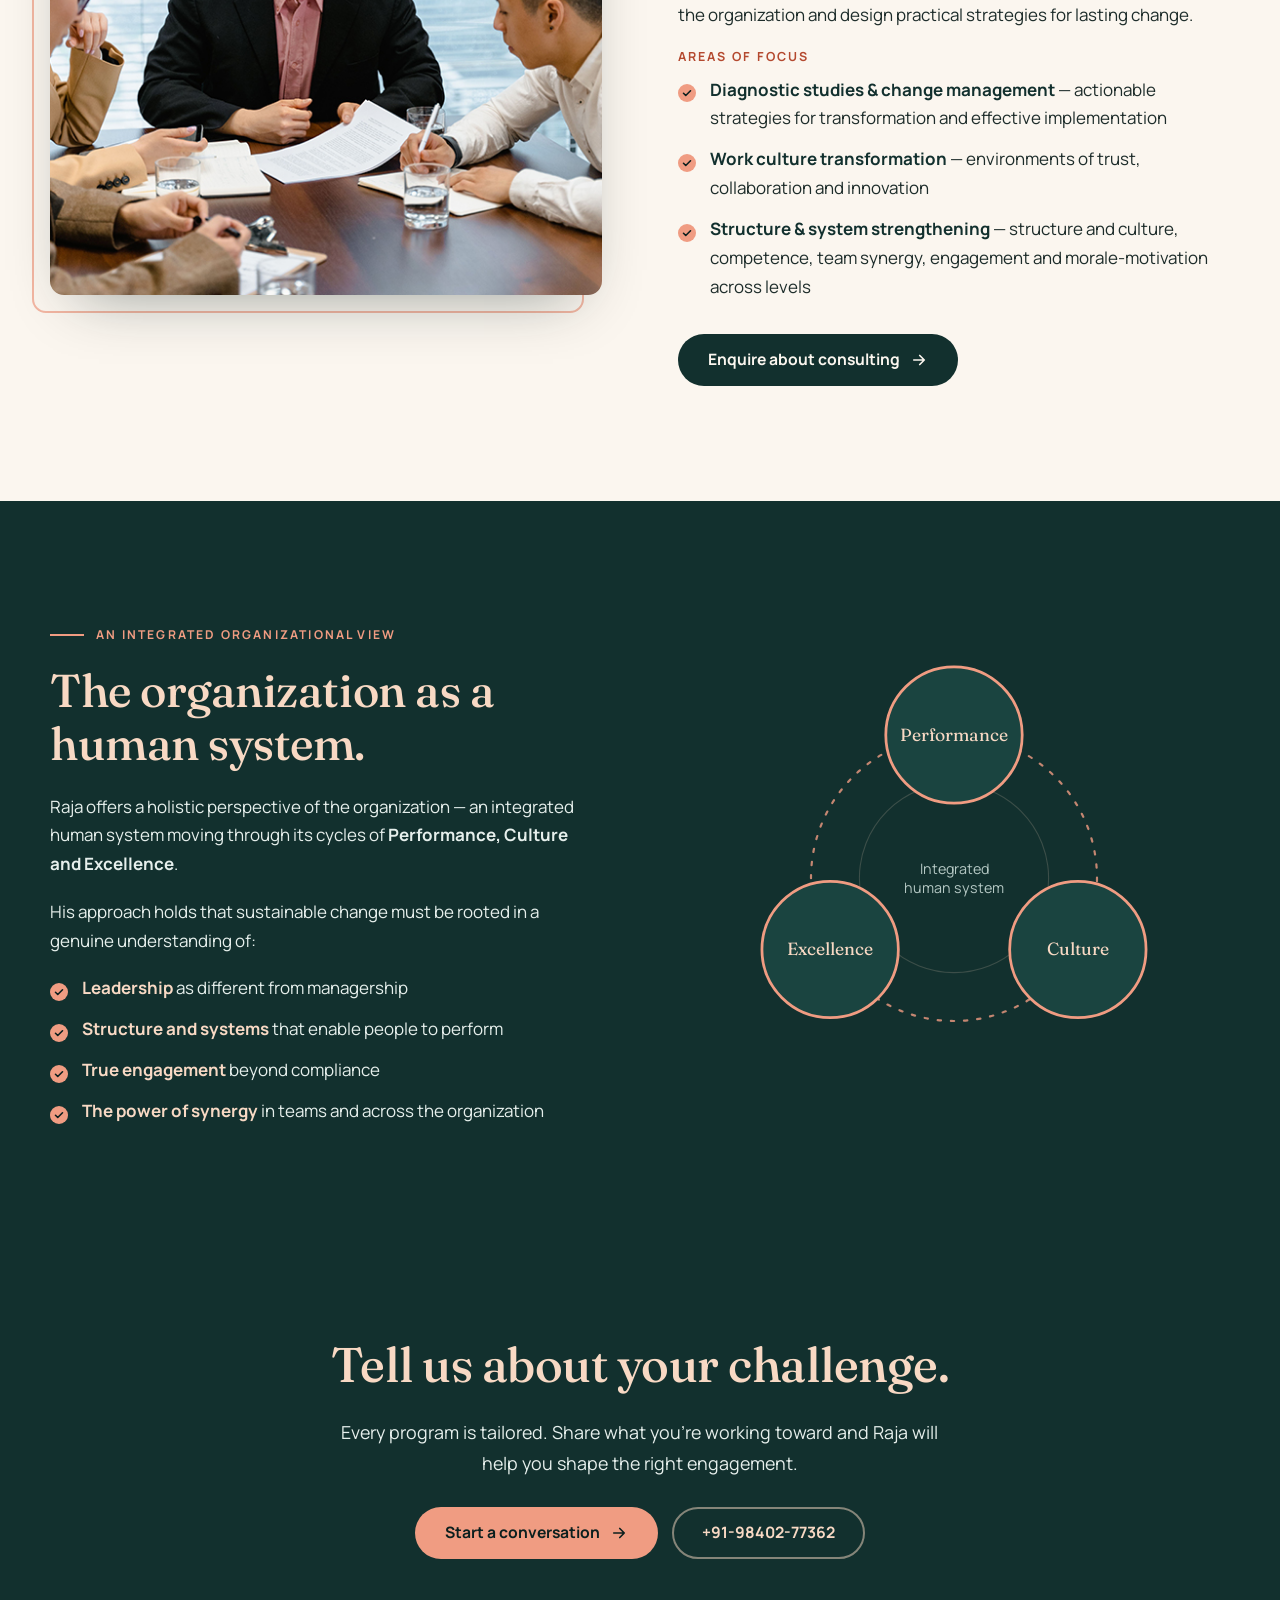
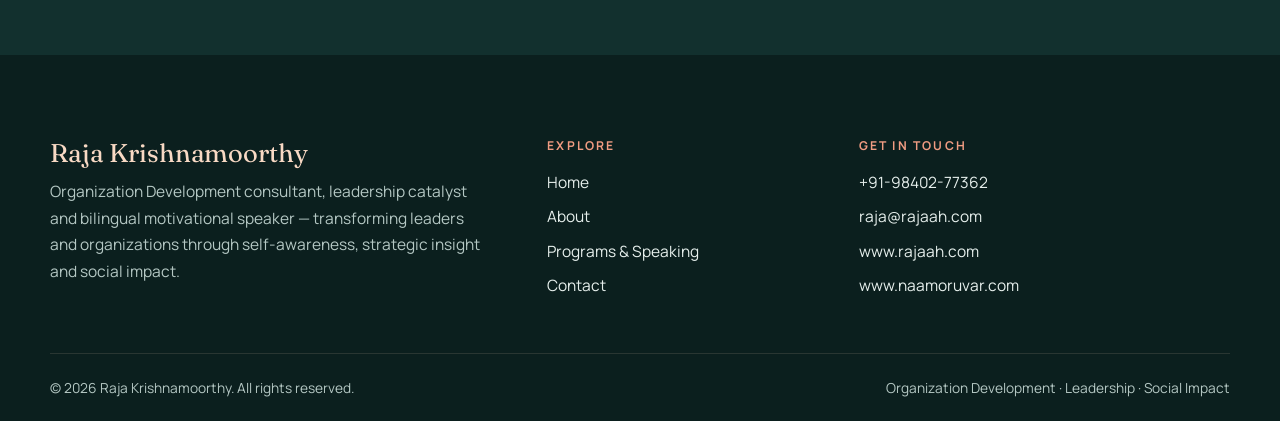
<file: programs.html>
<!doctype html>
<html lang="en">
<head>
  <meta charset="utf-8">
  <meta name="viewport" content="width=device-width, initial-scale=1">
  <title>Programs &amp; Speaking | Raja Krishnamoorthy</title>
  <meta name="description" content="Keynote speaking, executive coaching, leadership training and organizational consulting with Raja Krishnamoorthy. Tailored programs in English and Tamil for corporate teams, institutions and social impact organizations.">
  <meta name="theme-color" content="#12302e">
  <link rel="canonical" href="https://www.rajaah.com/programs">
  <link rel="icon" href="assets/img/favicon.svg" type="image/svg+xml">

  <meta property="og:type" content="website">
  <meta property="og:site_name" content="Raja Krishnamoorthy">
  <meta property="og:title" content="Programs &amp; Speaking | Raja Krishnamoorthy">
  <meta property="og:description" content="Keynotes, executive coaching, leadership training and organizational consulting — tailored to your challenges and goals.">
  <meta property="og:url" content="https://www.rajaah.com/programs">
  <meta property="og:image" content="https://www.rajaah.com/assets/img/og-image.jpg">
  <meta name="twitter:card" content="summary_large_image">

  <link rel="preconnect" href="https://fonts.googleapis.com">
  <link rel="preconnect" href="https://fonts.gstatic.com" crossorigin>
  <link rel="stylesheet" href="https://fonts.googleapis.com/css2?family=Fraunces:ital,opsz,wght@0,9..144,400;0,9..144,500;0,9..144,600;1,9..144,400;1,9..144,500&family=Manrope:wght@400;500;600;700&display=swap">
  <link rel="stylesheet" href="assets/css/style.css">
  <script>document.documentElement.classList.add('js');</script>
</head>
<body>
  <a class="skip-link" href="#main">Skip to content</a>

  <header class="site-header">
    <div class="container header-inner">
      <a class="brand" href="/" aria-label="Raja Krishnamoorthy — home">
        <span class="brand-name">Raja Krishnamoorthy</span>
        <span class="brand-role">Leadership Catalyst</span>
      </a>
      <button class="nav-toggle" type="button" aria-expanded="false" aria-controls="site-nav" aria-label="Open menu">
        <svg class="icon-open" viewBox="0 0 24 24" fill="none" stroke="currentColor" stroke-width="2" stroke-linecap="round" aria-hidden="true"><path d="M4 7h16M4 12h16M4 17h16"/></svg>
        <svg class="icon-close" viewBox="0 0 24 24" fill="none" stroke="currentColor" stroke-width="2" stroke-linecap="round" aria-hidden="true"><path d="M6 6l12 12M18 6L6 18"/></svg>
      </button>
      <nav class="site-nav" id="site-nav" aria-label="Main">
        <ul class="nav-list">
          <li><a href="/">Home</a></li>
          <li><a href="/about">About</a></li>
          <li><a href="/programs" aria-current="page">Programs &amp; Speaking</a></li>
          <li><a class="nav-cta" href="/contact">Contact</a></li>
        </ul>
      </nav>
    </div>
  </header>

  <main id="main">

    <section class="page-hero">
      <div class="container">
        <span class="eyebrow">Programs &amp; speaking</span>
        <h1>Comprehensive leadership solutions.</h1>
        <p class="lead">Whether you’re an individual leader seeking to elevate your impact or an organization ready to transform your culture, every engagement is tailored to your specific challenges and goals.</p>
      </div>
    </section>

    <section class="section">
      <div class="container">

        <!-- Keynote -->
        <article class="offer split" id="keynote">
          <div class="reveal">
            <span class="eyebrow">Keynote speaking</span>
            <h2>Talks that inspire action and catalyze change.</h2>
            <p class="intro">Powerful presentations that inspire, educate and catalyze organizational transformation.</p>
            <p>A bilingual speaker in English and Tamil, Raja energizes corporate teams, educational institutions and social impact audiences with reflective, inspirational content.</p>
            <h4>Themes Raja speaks on</h4>
            <ul class="check-list">
              <li>Self-awareness as the foundation of leadership</li>
              <li>Leadership and managership — why the difference matters</li>
              <li>Dharma in action: ethical, purpose-driven leadership</li>
              <li>True engagement and the power of synergy</li>
              <li>Performance, culture and excellence in the organization as a human system</li>
              <li>Transparency, youth and the leader’s role in society</li>
            </ul>
            <div class="btn-row" style="margin-top:2rem">
              <a class="btn btn--dark" href="/contact?topic=keynote">Invite Raja to speak
                <svg viewBox="0 0 24 24" fill="none" stroke="currentColor" stroke-width="2.2" stroke-linecap="round" stroke-linejoin="round" aria-hidden="true"><path d="M5 12h14M13 6l6 6-6 6"/></svg>
              </a>
            </div>
          </div>
          <div class="media-frame reveal" style="--d:.1s">
            <img src="assets/img/service-keynote.jpg" width="566" height="566" loading="lazy" alt="A keynote speaker addressing a large conference audience">
          </div>
        </article>

        <!-- Coaching -->
        <article class="offer split split--reverse" id="coaching">
          <div class="reveal">
            <span class="eyebrow">Executive coaching</span>
            <h2>Unlock your full potential as a leader.</h2>
            <p class="intro">One-on-one coaching tailored to your unique leadership challenges and aspirations.</p>
            <p>Raja guides leaders to clarity on their strengths, blind spots and growth opportunities — so they can lead with authenticity, make better decisions and build stronger relationships. His coaching draws on certification in Coaching &amp; Mentoring (Coach-U, USA) and NLP, together with decades of applied behavioural science practice.</p>
            <h4>What it includes</h4>
            <ul class="check-list">
              <li>Deep coaching rooted in self-awareness</li>
              <li>Competency assessment</li>
              <li>A personalized path built around your challenges and aspirations</li>
            </ul>
            <div class="btn-row" style="margin-top:2rem">
              <a class="btn btn--dark" href="/contact?topic=coaching">Enquire about coaching
                <svg viewBox="0 0 24 24" fill="none" stroke="currentColor" stroke-width="2.2" stroke-linecap="round" stroke-linejoin="round" aria-hidden="true"><path d="M5 12h14M13 6l6 6-6 6"/></svg>
              </a>
            </div>
          </div>
          <div class="media-frame reveal" style="--d:.1s">
            <img src="assets/img/service-coaching.jpg" width="566" height="566" loading="lazy" alt="Two executives in a one-on-one coaching conversation">
          </div>
        </article>

        <!-- Training -->
        <article class="offer split" id="training">
          <div class="reveal">
            <span class="eyebrow">Leadership training</span>
            <h2>Build leadership capability at every level.</h2>
            <p class="intro">Comprehensive programs that build essential leadership capabilities across all levels.</p>
            <p>World-class training programs backed by international certifications, delivered for corporate, institutional and social organizations.</p>
            <h4>Program strands</h4>
            <ul class="check-list">
              <li><strong>Leadership &amp; managerial development</strong> — targeted transformation programs for visionary, competent leaders and managers</li>
              <li><strong>High-performing team building</strong> — team synergy, communication and collaboration</li>
              <li><strong>Group process facilitation &amp; sensitivity training</strong> — grounded in Applied Behavioural Sciences (ISISD certified, 1980)</li>
            </ul>
            <div class="btn-row" style="margin-top:2rem">
              <a class="btn btn--dark" href="/contact?topic=training">Enquire about training
                <svg viewBox="0 0 24 24" fill="none" stroke="currentColor" stroke-width="2.2" stroke-linecap="round" stroke-linejoin="round" aria-hidden="true"><path d="M5 12h14M13 6l6 6-6 6"/></svg>
              </a>
            </div>
          </div>
          <div class="media-frame reveal" style="--d:.1s">
            <img src="assets/img/service-training.jpg" width="566" height="566" loading="lazy" alt="Participants at a leadership skills workshop">
          </div>
        </article>

        <!-- Consulting -->
        <article class="offer split split--reverse" id="consulting">
          <div class="reveal">
            <span class="eyebrow">Organizational consulting</span>
            <h2>Transform culture. Strengthen systems.</h2>
            <p class="intro">Strategic guidance to transform culture, enhance performance and achieve breakthrough results.</p>
            <p>Raja partners with leadership teams to understand the as-is reality of the organization and design practical strategies for lasting change.</p>
            <h4>Areas of focus</h4>
            <ul class="check-list">
              <li><strong>Diagnostic studies &amp; change management</strong> — actionable strategies for transformation and effective implementation</li>
              <li><strong>Work culture transformation</strong> — environments of trust, collaboration and innovation</li>
              <li><strong>Structure &amp; system strengthening</strong> — structure and culture, competence, team synergy, engagement and morale-motivation across levels</li>
            </ul>
            <div class="btn-row" style="margin-top:2rem">
              <a class="btn btn--dark" href="/contact?topic=consulting">Enquire about consulting
                <svg viewBox="0 0 24 24" fill="none" stroke="currentColor" stroke-width="2.2" stroke-linecap="round" stroke-linejoin="round" aria-hidden="true"><path d="M5 12h14M13 6l6 6-6 6"/></svg>
              </a>
            </div>
          </div>
          <div class="media-frame reveal" style="--d:.1s">
            <img src="assets/img/service-consulting.jpg" width="566" height="566" loading="lazy" alt="A leadership team reviewing data around a boardroom table">
          </div>
        </article>

      </div>
    </section>

    <!-- Integrated view -->
    <section class="section section--dark" id="integrated-view">
      <div class="container split">
        <div class="reveal">
          <span class="eyebrow">An integrated organizational view</span>
          <h2>The organization as a human system.</h2>
          <p>Raja offers a holistic perspective of the organization — an integrated human system moving through its cycles of <strong>Performance, Culture and Excellence</strong>.</p>
          <p>His approach holds that sustainable change must be rooted in a genuine understanding of:</p>
          <ul class="check-list">
            <li><strong>Leadership</strong> as different from managership</li>
            <li><strong>Structure and systems</strong> that enable people to perform</li>
            <li><strong>True engagement</strong> beyond compliance</li>
            <li><strong>The power of synergy</strong> in teams and across the organization</li>
          </ul>
        </div>

        <div class="cycle reveal" style="--d:.1s">
          <svg viewBox="0 0 400 380" role="img" aria-labelledby="cycle-title cycle-desc">
            <title id="cycle-title">Performance, Culture and Excellence</title>
            <desc id="cycle-desc">Three connected circles labelled Performance, Culture and Excellence arranged around a ring, representing the organization as an integrated human system.</desc>
            <circle cx="200" cy="200" r="130" fill="none" stroke="#f09c82" stroke-width="2" stroke-dasharray="3 9" stroke-linecap="round" opacity="0.8"/>
            <circle cx="200" cy="200" r="86" fill="none" stroke="#f8d9c4" stroke-width="1" opacity="0.18"/>
            <g font-family="Fraunces, Georgia, serif" text-anchor="middle">
              <circle cx="200" cy="70" r="62" fill="#1a4440" stroke="#f09c82" stroke-width="2.5"/>
              <text x="200" y="75" font-size="16" fill="#f8d9c4">Performance</text>
              <circle cx="312.6" cy="265" r="62" fill="#1a4440" stroke="#f09c82" stroke-width="2.5"/>
              <text x="312.6" y="270" font-size="16" fill="#f8d9c4">Culture</text>
              <circle cx="87.4" cy="265" r="62" fill="#1a4440" stroke="#f09c82" stroke-width="2.5"/>
              <text x="87.4" y="270" font-size="16" fill="#f8d9c4">Excellence</text>
            </g>
            <g font-family="Manrope, system-ui, sans-serif" font-size="13" text-anchor="middle" fill="#b5c8c4">
              <text x="200" y="196">Integrated</text>
              <text x="200" y="214">human system</text>
            </g>
          </svg>
        </div>
      </div>
    </section>

    <!-- CTA -->
    <section class="cta cta--plain">
      <div class="container">
        <div class="cta-body reveal">
          <h2>Tell us about your challenge.</h2>
          <p>Every program is tailored. Share what you’re working toward and Raja will help you shape the right engagement.</p>
          <div class="btn-row">
            <a class="btn btn--primary" href="/contact">Start a conversation
              <svg viewBox="0 0 24 24" fill="none" stroke="currentColor" stroke-width="2.2" stroke-linecap="round" stroke-linejoin="round" aria-hidden="true"><path d="M5 12h14M13 6l6 6-6 6"/></svg>
            </a>
            <a class="btn btn--ghost" href="tel:+919840277362">+91-98402-77362</a>
          </div>
        </div>
      </div>
    </section>
  </main>

  <footer class="site-footer">
    <div class="container footer-grid">
      <div class="footer-brand">
        <a class="brand" href="/"><span class="brand-name">Raja Krishnamoorthy</span></a>
        <p>Organization Development consultant, leadership catalyst and bilingual motivational speaker — transforming leaders and organizations through self-awareness, strategic insight and social impact.</p>
      </div>
      <div>
        <h3>Explore</h3>
        <ul>
          <li><a href="/">Home</a></li>
          <li><a href="/about">About</a></li>
          <li><a href="/programs">Programs &amp; Speaking</a></li>
          <li><a href="/contact">Contact</a></li>
        </ul>
      </div>
      <div>
        <h3>Get in touch</h3>
        <ul>
          <li><a href="tel:+919840277362">+91-98402-77362</a></li>
          <li><a href="mailto:raja@rajaah.com">raja@rajaah.com</a></li>
          <li><a href="https://www.rajaah.com">www.rajaah.com</a></li>
          <li><a href="https://www.naamoruvar.com" rel="noopener">www.naamoruvar.com</a></li>
        </ul>
      </div>
    </div>
    <div class="container footer-bottom">
      <span>© <span id="year">2026</span> Raja Krishnamoorthy. All rights reserved.</span>
      <span>Organization Development · Leadership · Social Impact</span>
    </div>
  </footer>

  <script src="assets/js/main.js" defer></script>
</body>
</html>
</file>
<file: assets/css/style.css>
/* ==========================================================================
   Raja Krishnamoorthy — site styles
   Palette taken from the brand deck: deep teal, warm cream, coral accent.
   ========================================================================== */

:root {
  --teal-950: #0b1f1e;
  --teal-900: #12302e;
  --teal-800: #1a4440;
  --teal-700: #255a55;
  --cream: #fbf6ef;
  --sand: #f3e9dc;
  --line: #e4d8c8;
  --peach: #f8d9c4;
  --coral: #f09c82;
  --terracotta: #b4492f;
  --text: #1d2c2a;
  --muted: #51615f;
  --on-dark: #e6efec;
  --on-dark-muted: #b5c8c4;

  --font-display: "Fraunces", Georgia, "Times New Roman", serif;
  --font-body: "Manrope", system-ui, -apple-system, "Segoe UI", Roboto, Helvetica, Arial, sans-serif;

  --maxw: 1180px;
  --gutter: clamp(20px, 5vw, 40px);
  --radius: 14px;
  --shadow: 0 24px 60px -28px rgba(11, 31, 30, 0.45);
  --header-h: 76px;
}

/* ---------- Reset / base ---------- */
*, *::before, *::after { box-sizing: border-box; }
html { -webkit-text-size-adjust: 100%; scroll-padding-top: calc(var(--header-h) + 12px); }
@media (prefers-reduced-motion: no-preference) { html { scroll-behavior: smooth; } }
body {
  margin: 0;
  font-family: var(--font-body);
  font-size: 1.0625rem;
  line-height: 1.7;
  color: var(--text);
  background: var(--cream);
  -webkit-font-smoothing: antialiased;
  text-rendering: optimizeLegibility;
}
img { max-width: 100%; height: auto; display: block; }
a { color: var(--terracotta); text-underline-offset: 3px; }
a:hover { color: var(--teal-900); }
h1, h2, h3, h4 { font-family: var(--font-display); font-weight: 500; line-height: 1.15; letter-spacing: -0.01em; margin: 0 0 0.5em; color: var(--teal-900); }
h1 { font-size: clamp(2.5rem, 5.4vw, 4.3rem); line-height: 1.06; }
h2 { font-size: clamp(1.9rem, 3.6vw, 2.9rem); }
h3 { font-size: 1.35rem; }
p { margin: 0 0 1.1em; }
ul { margin: 0; padding: 0; list-style: none; }
em { font-style: italic; }
:focus-visible { outline: 3px solid var(--coral); outline-offset: 3px; border-radius: 4px; }

.container { width: min(var(--maxw), 100% - 2 * var(--gutter)); margin-inline: auto; }
.skip-link {
  position: absolute; left: 12px; top: -60px; z-index: 200;
  background: var(--coral); color: var(--teal-950); padding: 10px 16px; border-radius: 8px; font-weight: 700; text-decoration: none;
}
.skip-link:focus { top: 12px; }
.visually-hidden { position: absolute !important; width: 1px; height: 1px; overflow: hidden; clip: rect(0 0 0 0); white-space: nowrap; }

/* ---------- Header ---------- */
.site-header {
  position: sticky; top: 0; z-index: 100;
  background: rgba(18, 48, 46, 0.94);
  -webkit-backdrop-filter: saturate(1.2) blur(10px); backdrop-filter: saturate(1.2) blur(10px);
  border-bottom: 1px solid rgba(248, 217, 196, 0.12);
}
.header-inner { display: flex; align-items: center; justify-content: space-between; gap: 24px; min-height: var(--header-h); }
.brand { display: flex; flex-direction: column; text-decoration: none; line-height: 1.15; }
.brand-name { font-family: var(--font-display); font-size: 1.4rem; color: var(--peach); letter-spacing: -0.005em; }
.brand-role { font-size: 0.68rem; letter-spacing: 0.16em; text-transform: uppercase; color: var(--on-dark-muted); margin-top: 3px; }
.brand:hover .brand-name { color: #fff; }

.nav-list { display: flex; align-items: center; gap: 6px; }
.nav-list a {
  display: block; padding: 10px 14px; border-radius: 999px; text-decoration: none;
  color: var(--on-dark); font-weight: 600; font-size: 0.95rem;
  transition: background-color .2s, color .2s;
}
.nav-list a:hover { background: rgba(248, 217, 196, 0.1); color: #fff; }
.nav-list a[aria-current="page"] { color: var(--coral); }
.nav-list .nav-cta { margin-left: 8px; background: var(--coral); color: var(--teal-950); }
.nav-list .nav-cta:hover { background: var(--peach); color: var(--teal-950); }
.nav-list .nav-cta[aria-current="page"] { color: var(--teal-950); background: var(--peach); }

.nav-toggle { display: none; background: none; border: 1px solid rgba(248, 217, 196, 0.35); color: var(--peach); width: 46px; height: 46px; border-radius: 12px; cursor: pointer; align-items: center; justify-content: center; }
.nav-toggle svg { width: 22px; height: 22px; }
.nav-toggle .icon-close { display: none; }
.nav-toggle[aria-expanded="true"] .icon-open { display: none; }
.nav-toggle[aria-expanded="true"] .icon-close { display: block; }

@media (max-width: 860px) {
  .nav-toggle { display: inline-flex; }
  .site-nav {
    position: absolute; inset: var(--header-h) 0 auto 0; background: var(--teal-900);
    border-bottom: 1px solid rgba(248, 217, 196, 0.15); padding: 8px var(--gutter) 22px;
    display: none; box-shadow: 0 30px 50px -30px rgba(0, 0, 0, 0.6);
  }
  .site-nav.is-open { display: block; }
  .nav-list { flex-direction: column; align-items: stretch; gap: 2px; }
  .nav-list a { padding: 14px 12px; border-radius: 10px; font-size: 1.05rem; }
  .nav-list .nav-cta { margin: 10px 0 0; text-align: center; }
}

/* ---------- Buttons ---------- */
.btn {
  display: inline-flex; align-items: center; justify-content: center; gap: 10px;
  padding: 15px 28px; border-radius: 999px; border: 2px solid transparent;
  font: 700 0.98rem/1 var(--font-body); text-decoration: none; cursor: pointer;
  transition: transform .2s ease, background-color .2s, color .2s, border-color .2s, box-shadow .2s;
}
.btn svg { width: 18px; height: 18px; transition: transform .2s; }
.btn:hover svg { transform: translateX(3px); }
.btn:active { transform: translateY(1px); }
.btn--primary { background: var(--coral); color: var(--teal-950); }
.btn--primary:hover { background: var(--peach); color: var(--teal-950); box-shadow: 0 12px 30px -14px rgba(240, 156, 130, 0.9); }
.btn--dark { background: var(--teal-900); color: var(--cream); }
.btn--dark:hover { background: var(--teal-700); color: #fff; }
.btn--ghost { border-color: rgba(248, 217, 196, 0.5); color: var(--peach); }
.btn--ghost:hover { border-color: var(--peach); background: rgba(248, 217, 196, 0.1); color: #fff; }
.btn--outline { border-color: var(--teal-900); color: var(--teal-900); }
.btn--outline:hover { background: var(--teal-900); color: var(--cream); }
.btn-row { display: flex; flex-wrap: wrap; gap: 14px; }

/* ---------- Sections ---------- */
.section { padding-block: clamp(64px, 9vw, 116px); }
.section--sand { background: var(--sand); }
.section--dark { background: var(--teal-900); color: var(--on-dark); }
.section--dark h1, .section--dark h2, .section--dark h3 { color: var(--peach); }
.section--dark a:not(.btn) { color: var(--coral); }
.section--dark a:not(.btn):hover { color: #fff; }
.section--dark p { color: var(--on-dark); }
.section-head { max-width: 720px; margin-bottom: clamp(36px, 5vw, 60px); }
.section-head.center { margin-inline: auto; text-align: center; }
.section-head p { color: var(--muted); font-size: 1.12rem; }
.section--dark .section-head p { color: var(--on-dark-muted); }
.lead { font-size: clamp(1.1rem, 1.6vw, 1.28rem); line-height: 1.65; color: var(--muted); }
.section--dark .lead, .hero .lead, .page-hero .lead { color: var(--on-dark-muted); }

.eyebrow {
  display: inline-flex; align-items: center; gap: 12px; margin-bottom: 18px;
  font-size: 0.76rem; font-weight: 700; letter-spacing: 0.18em; text-transform: uppercase; color: var(--terracotta);
}
.eyebrow::before { content: ""; width: 34px; height: 2px; background: currentColor; flex: none; }
.section--dark .eyebrow, .hero .eyebrow, .page-hero .eyebrow, .cta .eyebrow { color: var(--coral); }

.split { display: grid; grid-template-columns: 1fr 1fr; gap: clamp(36px, 6vw, 88px); align-items: center; }
.split--reverse > :first-child { order: 2; }
@media (max-width: 900px) {
  .split { grid-template-columns: 1fr; }
  .split--reverse > :first-child { order: 0; }
}

.media-frame { position: relative; }
.media-frame img { width: 100%; border-radius: var(--radius); box-shadow: var(--shadow); object-fit: cover; }
.media-frame::after {
  content: ""; position: absolute; inset: 18px -18px -18px 18px; border: 2px solid var(--coral);
  border-radius: var(--radius); z-index: -1; opacity: 0.7;
}
.split--reverse .media-frame::after { inset: 18px 18px -18px -18px; }
@media (max-width: 900px) { .media-frame::after { inset: 12px -10px -12px 10px !important; } }

/* ---------- Hero (home) ---------- */
.hero {
  position: relative; overflow: hidden; background: var(--teal-900); color: var(--on-dark);
  padding-block: clamp(48px, 8vw, 104px) clamp(64px, 9vw, 116px);
}
.hero::before {
  content: ""; position: absolute; inset: 0; pointer-events: none;
  background:
    radial-gradient(700px 520px at 82% 38%, rgba(240, 156, 130, 0.2), transparent 70%),
    radial-gradient(600px 400px at 0% 100%, rgba(37, 90, 85, 0.65), transparent 70%);
}
.hero-grid { position: relative; display: grid; grid-template-columns: 1.15fr 0.85fr; gap: clamp(36px, 6vw, 84px); align-items: center; }
.hero h1 { color: var(--peach); margin-bottom: 0.45em; }
.hero h1 em { color: var(--coral); }
.hero .lead { max-width: 36em; margin-bottom: 2rem; }
.hero-meta { margin-top: 2.2rem; display: flex; flex-wrap: wrap; gap: 8px 22px; color: var(--on-dark-muted); font-size: 0.92rem; }
.hero-meta li { display: inline-flex; align-items: center; gap: 8px; }
.hero-meta li::before { content: ""; width: 6px; height: 6px; border-radius: 50%; background: var(--coral); }

.portrait { position: relative; max-width: 420px; margin-inline: auto; width: 100%; }
.portrait-arch {
  aspect-ratio: 2 / 3; border-radius: 999px 999px 22px 22px; overflow: hidden;
  border: 1px solid rgba(248, 217, 196, 0.25); box-shadow: 0 40px 80px -30px rgba(0, 0, 0, 0.7);
  background: var(--teal-800);
}
.portrait-arch img { width: 100%; height: 100%; object-fit: cover; object-position: center top; }
.portrait::before {
  content: ""; position: absolute; inset: -16px 16px 16px -16px; border: 2px solid var(--coral); opacity: 0.55;
  border-radius: 999px 999px 22px 22px; z-index: 0;
}
.portrait-arch { position: relative; z-index: 1; }
.badge {
  position: absolute; z-index: 2; left: -28px; bottom: 36px; max-width: 250px;
  background: var(--cream); color: var(--text); border-radius: 12px; padding: 14px 18px 14px 20px;
  border-left: 4px solid var(--coral); box-shadow: 0 20px 40px -18px rgba(0, 0, 0, 0.6);
  font-size: 0.82rem; line-height: 1.4;
}
.badge strong { display: block; font-family: var(--font-display); font-size: 1.05rem; color: var(--teal-900); font-weight: 600; }
@media (max-width: 900px) {
  .hero-grid { grid-template-columns: 1fr; }
  .portrait { max-width: 340px; }
  .badge { left: -8px; bottom: 24px; }
}

/* ---------- Inner-page hero ---------- */
.page-hero { position: relative; overflow: hidden; background: var(--teal-900); color: var(--on-dark); padding-block: clamp(56px, 8vw, 104px); }
.page-hero::before {
  content: ""; position: absolute; inset: 0; pointer-events: none;
  background: radial-gradient(640px 380px at 90% 0%, rgba(240, 156, 130, 0.18), transparent 70%);
}
.page-hero .container { position: relative; }
.page-hero h1 { color: var(--peach); max-width: 18em; font-size: clamp(2.3rem, 4.8vw, 3.7rem); }
.page-hero .lead { max-width: 40em; margin-bottom: 0; }

/* ---------- Trust strip ---------- */
.trust { background: var(--sand); border-bottom: 1px solid var(--line); }
.trust-grid { display: grid; grid-template-columns: repeat(4, 1fr); }
.trust-item { padding: 30px 26px; border-left: 1px solid var(--line); }
.trust-item:first-child { border-left: 0; padding-left: 0; }
.trust-num { font-family: var(--font-display); font-size: clamp(2rem, 3.4vw, 2.7rem); line-height: 1; color: var(--teal-900); font-weight: 500; }
.trust-label { margin-top: 8px; font-size: 0.9rem; line-height: 1.45; color: var(--muted); }
@media (max-width: 860px) {
  .trust-grid { grid-template-columns: 1fr 1fr; }
  .trust-item:nth-child(3) { border-left: 0; padding-left: 0; }
  .trust-item { border-top: 1px solid var(--line); }
  .trust-item:nth-child(-n+2) { border-top: 0; }
}

/* ---------- Cards ---------- */
.cards { display: grid; gap: 24px; }
.cards--4 { grid-template-columns: repeat(4, 1fr); }
.cards--3 { grid-template-columns: repeat(3, 1fr); }
.cards--2 { grid-template-columns: repeat(2, 1fr); }
@media (max-width: 1020px) { .cards--4 { grid-template-columns: repeat(2, 1fr); } }
@media (max-width: 900px) { .cards--3 { grid-template-columns: 1fr; } }
@media (max-width: 640px) { .cards--4, .cards--2 { grid-template-columns: 1fr; } }

.card {
  background: #fff; border: 1px solid var(--line); border-radius: var(--radius); overflow: hidden;
  display: flex; flex-direction: column; transition: transform .25s ease, box-shadow .25s ease, border-color .25s;
}
a.card { text-decoration: none; color: inherit; }
a.card:hover { transform: translateY(-5px); box-shadow: var(--shadow); border-color: var(--coral); color: inherit; }
.card-img { aspect-ratio: 4 / 3; overflow: hidden; background: var(--sand); }
.card-img img { width: 100%; height: 100%; object-fit: cover; transition: transform .5s ease; }
a.card:hover .card-img img { transform: scale(1.05); }
.card-body { padding: 24px 24px 26px; display: flex; flex-direction: column; flex: 1; }
.card-body h3 { margin-bottom: 0.4em; }
.card-body p { color: var(--muted); font-size: 0.98rem; margin-bottom: 1.1em; }
.card-link { margin-top: auto; font-weight: 700; font-size: 0.92rem; color: var(--terracotta); display: inline-flex; align-items: center; gap: 8px; }
.card-link svg { width: 16px; height: 16px; transition: transform .2s; }
a.card:hover .card-link svg { transform: translateX(4px); }

.card--plain { padding: 28px; }
.card--plain h3 { margin-bottom: 0.45em; }
.card--plain p { color: var(--muted); font-size: 0.98rem; margin: 0; }
.card--accent { border-left: 4px solid var(--coral); }
.card-kicker { font-size: 0.74rem; font-weight: 700; letter-spacing: 0.16em; text-transform: uppercase; color: var(--terracotta); margin-bottom: 12px; display: block; }
.card-icon { width: 46px; height: 46px; border-radius: 12px; background: var(--teal-900); color: var(--coral); display: grid; place-items: center; margin-bottom: 18px; }
.card-icon svg { width: 24px; height: 24px; }

/* ---------- Approach steps ---------- */
.steps { display: grid; grid-template-columns: repeat(4, 1fr); gap: 0; counter-reset: step; position: relative; }
.step { position: relative; padding: 0 18px; text-align: center; }
.step::before {
  counter-increment: step; content: "0" counter(step);
  display: grid; place-items: center; width: 84px; height: 84px; margin: 0 auto 22px; position: relative; z-index: 1;
  border-radius: 50%; border: 3px solid var(--coral); background: var(--teal-900);
  font-family: var(--font-display); font-size: 1.6rem; color: var(--peach);
}
.step:not(:last-child)::after {
  content: ""; position: absolute; top: 41px; left: calc(50% + 50px); right: calc(-50% + 50px); height: 2px;
  background: repeating-linear-gradient(90deg, var(--coral) 0 8px, transparent 8px 16px); opacity: 0.7;
}
.step h3 { font-size: 1.25rem; margin-bottom: 0.4em; }
.step p { font-size: 0.95rem; color: var(--on-dark-muted); margin: 0; }
.steps-note { max-width: 760px; margin: 56px auto 0; text-align: center; color: var(--on-dark-muted); font-size: 1.05rem; }
@media (max-width: 860px) {
  .steps { grid-template-columns: 1fr; gap: 34px; }
  .step { display: grid; grid-template-columns: 84px 1fr; gap: 6px 22px; text-align: left; padding: 0; align-items: start; }
  .step::before { margin: 0; grid-row: span 2; }
  .step:not(:last-child)::after { display: none; }
  .step h3 { align-self: end; margin: 0; }
}

/* ---------- Lists ---------- */
.check-list { display: grid; gap: 12px; }
.check-list li { position: relative; padding-left: 32px; }
.check-list li::before {
  content: ""; position: absolute; left: 0; top: 0.5em; width: 18px; height: 18px; border-radius: 50%;
  background: var(--coral) url("data:image/svg+xml,%3Csvg xmlns='http://www.w3.org/2000/svg' viewBox='0 0 24 24' fill='none' stroke='%230b1f1e' stroke-width='3.2' stroke-linecap='round' stroke-linejoin='round'%3E%3Cpath d='M5 12.5l4.5 4.5L19 7.5'/%3E%3C/svg%3E") center / 12px no-repeat;
}
.check-list strong { color: var(--teal-900); }
.section--dark .check-list strong { color: var(--peach); }

.chips { display: flex; flex-wrap: wrap; gap: 10px; margin-top: 24px; }
.chip { padding: 8px 16px; border-radius: 999px; border: 1px solid rgba(248, 217, 196, 0.35); color: var(--peach); font-size: 0.88rem; font-weight: 600; }

/* ---------- Callout / pull ---------- */
.callout { background: var(--teal-900); color: var(--on-dark); border-radius: var(--radius); padding: clamp(26px, 4vw, 40px); position: relative; }
.callout::before { content: ""; position: absolute; left: 0; top: 24px; bottom: 24px; width: 4px; background: var(--coral); border-radius: 0 4px 4px 0; }
.callout h3 { color: var(--peach); font-size: 1.1rem; font-family: var(--font-body); font-weight: 700; letter-spacing: 0.04em; margin-bottom: 0.3em; }
.callout p { margin-bottom: 1.1em; color: var(--on-dark); }
.callout p:last-child { margin-bottom: 0; }

.pull {
  font-family: var(--font-display); font-size: clamp(1.5rem, 2.6vw, 2.1rem); line-height: 1.3; color: var(--teal-900);
  border-left: 4px solid var(--coral); padding-left: 24px; margin: 0 0 1.4em;
}

/* ---------- Profile card (about) ---------- */
.profile-card { background: #fff; border: 1px solid var(--line); border-radius: var(--radius); overflow: hidden; box-shadow: var(--shadow); position: sticky; top: calc(var(--header-h) + 24px); }
.profile-card img { width: 100%; aspect-ratio: 275 / 316; object-fit: cover; }
.profile-card-body { padding: 22px 24px 26px; }
.profile-card h2 { font-size: 1.5rem; margin-bottom: 0.15em; }
.profile-card .role { font-size: 0.86rem; color: var(--muted); margin-bottom: 1.1rem; }
.contact-lines { display: grid; gap: 10px; font-size: 0.95rem; }
.contact-lines a, .contact-lines span { display: flex; align-items: center; gap: 10px; text-decoration: none; color: var(--text); font-weight: 600; word-break: break-word; }
.contact-lines a:hover { color: var(--terracotta); }
.contact-lines svg { width: 18px; height: 18px; color: var(--terracotta); flex: none; }
.about-layout { display: grid; grid-template-columns: 340px 1fr; gap: clamp(32px, 6vw, 80px); align-items: start; }
@media (max-width: 900px) {
  .about-layout { grid-template-columns: 1fr; }
  .profile-card { position: static; max-width: 380px; }
}

/* ---------- Offering rows (programs) ---------- */
.offer { scroll-margin-top: calc(var(--header-h) + 12px); }
.offer + .offer { margin-top: clamp(56px, 8vw, 104px); }
.offer h2 { font-size: clamp(1.8rem, 3vw, 2.5rem); }
.offer .intro { font-size: 1.15rem; color: var(--teal-800); font-weight: 500; }
.offer h4 { font-family: var(--font-body); font-size: 0.78rem; letter-spacing: 0.16em; text-transform: uppercase; color: var(--terracotta); margin: 1.6em 0 0.9em; font-weight: 700; }
.offer .media-frame img { aspect-ratio: 4 / 3.4; }

/* ---------- Cycle diagram ---------- */
.cycle { max-width: 440px; margin-inline: auto; width: 100%; }
.cycle svg { width: 100%; height: auto; overflow: visible; }

/* ---------- CTA ---------- */
.cta { background: var(--teal-900); color: var(--on-dark); position: relative; overflow: hidden; }
.cta-grid { display: grid; grid-template-columns: 0.8fr 1.2fr; align-items: stretch; }
.cta-img { position: relative; min-height: 360px; }
.cta-img img { position: absolute; inset: 0; width: 100%; height: 100%; object-fit: cover; object-position: center 35%; }
.cta-img::after { content: ""; position: absolute; inset: 0; background: linear-gradient(90deg, transparent 55%, var(--teal-900)); }
.cta-body { padding: clamp(52px, 8vw, 100px) var(--gutter) clamp(52px, 8vw, 100px) clamp(24px, 5vw, 64px); max-width: 680px; }
.cta h2 { color: var(--peach); font-size: clamp(2rem, 3.8vw, 3.1rem); }
.cta p { color: var(--on-dark); font-size: 1.12rem; max-width: 34em; }
.cta .btn-row { margin-top: 1.8rem; }
@media (max-width: 860px) {
  .cta-grid { grid-template-columns: 1fr; }
  .cta-img { min-height: 260px; }
  .cta-img::after { background: linear-gradient(180deg, transparent 50%, var(--teal-900)); }
  .cta-body { padding: 24px var(--gutter) 64px; }
}
.cta--plain .cta-body { max-width: none; padding: clamp(56px, 8vw, 96px) 0; text-align: center; margin-inline: auto; }
.cta--plain .cta-body p { margin-inline: auto; }
.cta--plain .btn-row { justify-content: center; }

/* ---------- Contact ---------- */
.contact-grid { display: grid; grid-template-columns: 0.85fr 1.15fr; gap: clamp(32px, 6vw, 80px); align-items: start; }
@media (max-width: 900px) { .contact-grid { grid-template-columns: 1fr; } }
.contact-item { display: flex; gap: 18px; padding: 22px 0; border-bottom: 1px solid var(--line); }
.contact-item:first-of-type { padding-top: 0; }
.contact-item .card-icon { margin: 0; flex: none; }
.contact-item h3 { font-family: var(--font-body); font-size: 0.78rem; letter-spacing: 0.16em; text-transform: uppercase; color: var(--terracotta); margin: 0 0 4px; font-weight: 700; }
.contact-item p, .contact-item a { margin: 0; font-size: 1.1rem; font-weight: 600; color: var(--teal-900); text-decoration: none; display: block; word-break: break-word; }
.contact-item a:hover { color: var(--terracotta); }

.form-card { background: #fff; border: 1px solid var(--line); border-radius: var(--radius); padding: clamp(24px, 4vw, 44px); box-shadow: var(--shadow); }
.form-card h2 { font-size: 1.8rem; }
.form-row { display: grid; grid-template-columns: 1fr 1fr; gap: 18px; }
@media (max-width: 640px) { .form-row { grid-template-columns: 1fr; gap: 0; } }
.field { margin-bottom: 18px; }
.field label { display: block; font-weight: 700; font-size: 0.9rem; margin-bottom: 6px; color: var(--teal-900); }
.field .opt { font-weight: 500; color: var(--muted); }
.field input, .field select, .field textarea {
  width: 100%; font: inherit; font-size: 1rem; color: var(--text); background: var(--cream);
  border: 1.5px solid var(--line); border-radius: 10px; padding: 13px 15px; transition: border-color .2s, box-shadow .2s, background-color .2s;
}
.field textarea { min-height: 150px; resize: vertical; }
.field input:focus, .field select:focus, .field textarea:focus { outline: none; border-color: var(--teal-700); background: #fff; box-shadow: 0 0 0 4px rgba(37, 90, 85, 0.16); }
.field [aria-invalid="true"] { border-color: #b3261e; }
.field-error { color: #b3261e; font-size: 0.86rem; margin-top: 6px; min-height: 0; }
.hp { position: absolute; left: -9999px; width: 1px; height: 1px; overflow: hidden; }
.form-status { margin-top: 18px; padding: 16px 18px; border-radius: 10px; font-weight: 600; display: none; }
.form-status.is-ok { display: block; background: #e6f3ec; color: #14532d; border: 1px solid #a7d7bb; }
.form-status.is-err { display: block; background: #fdecea; color: #7a1c14; border: 1px solid #f1b5af; }
.form-status a { color: inherit; }
.form-note { font-size: 0.86rem; color: var(--muted); margin: 14px 0 0; }
button[disabled] { opacity: 0.65; cursor: progress; }

/* ---------- Footer ---------- */
.site-footer { background: var(--teal-950); color: var(--on-dark-muted); padding-top: clamp(52px, 7vw, 84px); font-size: 0.97rem; }
.footer-grid { display: grid; grid-template-columns: 1.4fr 0.8fr 1.2fr; gap: clamp(28px, 5vw, 72px); padding-bottom: 52px; }
@media (max-width: 860px) { .footer-grid { grid-template-columns: 1fr; gap: 36px; } }
.site-footer h3 { font-family: var(--font-body); font-size: 0.76rem; letter-spacing: 0.18em; text-transform: uppercase; color: var(--coral); margin-bottom: 16px; font-weight: 700; }
.footer-brand .brand-name { font-size: 1.6rem; display: block; margin-bottom: 10px; }
.footer-brand p { max-width: 30em; }
.site-footer ul { display: grid; gap: 8px; }
.site-footer a { color: var(--on-dark); text-decoration: none; }
.site-footer a:hover { color: var(--coral); text-decoration: underline; }
.footer-bottom { border-top: 1px solid rgba(248, 217, 196, 0.12); padding-block: 22px; display: flex; flex-wrap: wrap; justify-content: space-between; gap: 8px 24px; font-size: 0.86rem; }

/* ---------- Scroll reveal (only when JS is on) ---------- */
.js .reveal { opacity: 0; transform: translateY(22px); transition: opacity .7s ease, transform .7s ease; transition-delay: var(--d, 0s); }
.js .reveal.is-visible { opacity: 1; transform: none; }
@media (prefers-reduced-motion: reduce) {
  .js .reveal { opacity: 1; transform: none; transition: none; }
  * { scroll-behavior: auto !important; }
  .btn, .card, .card-img img { transition: none !important; }
}

@media print {
  .site-header, .nav-toggle, .cta, .btn-row { display: none !important; }
  body { background: #fff; }
}
</file>
